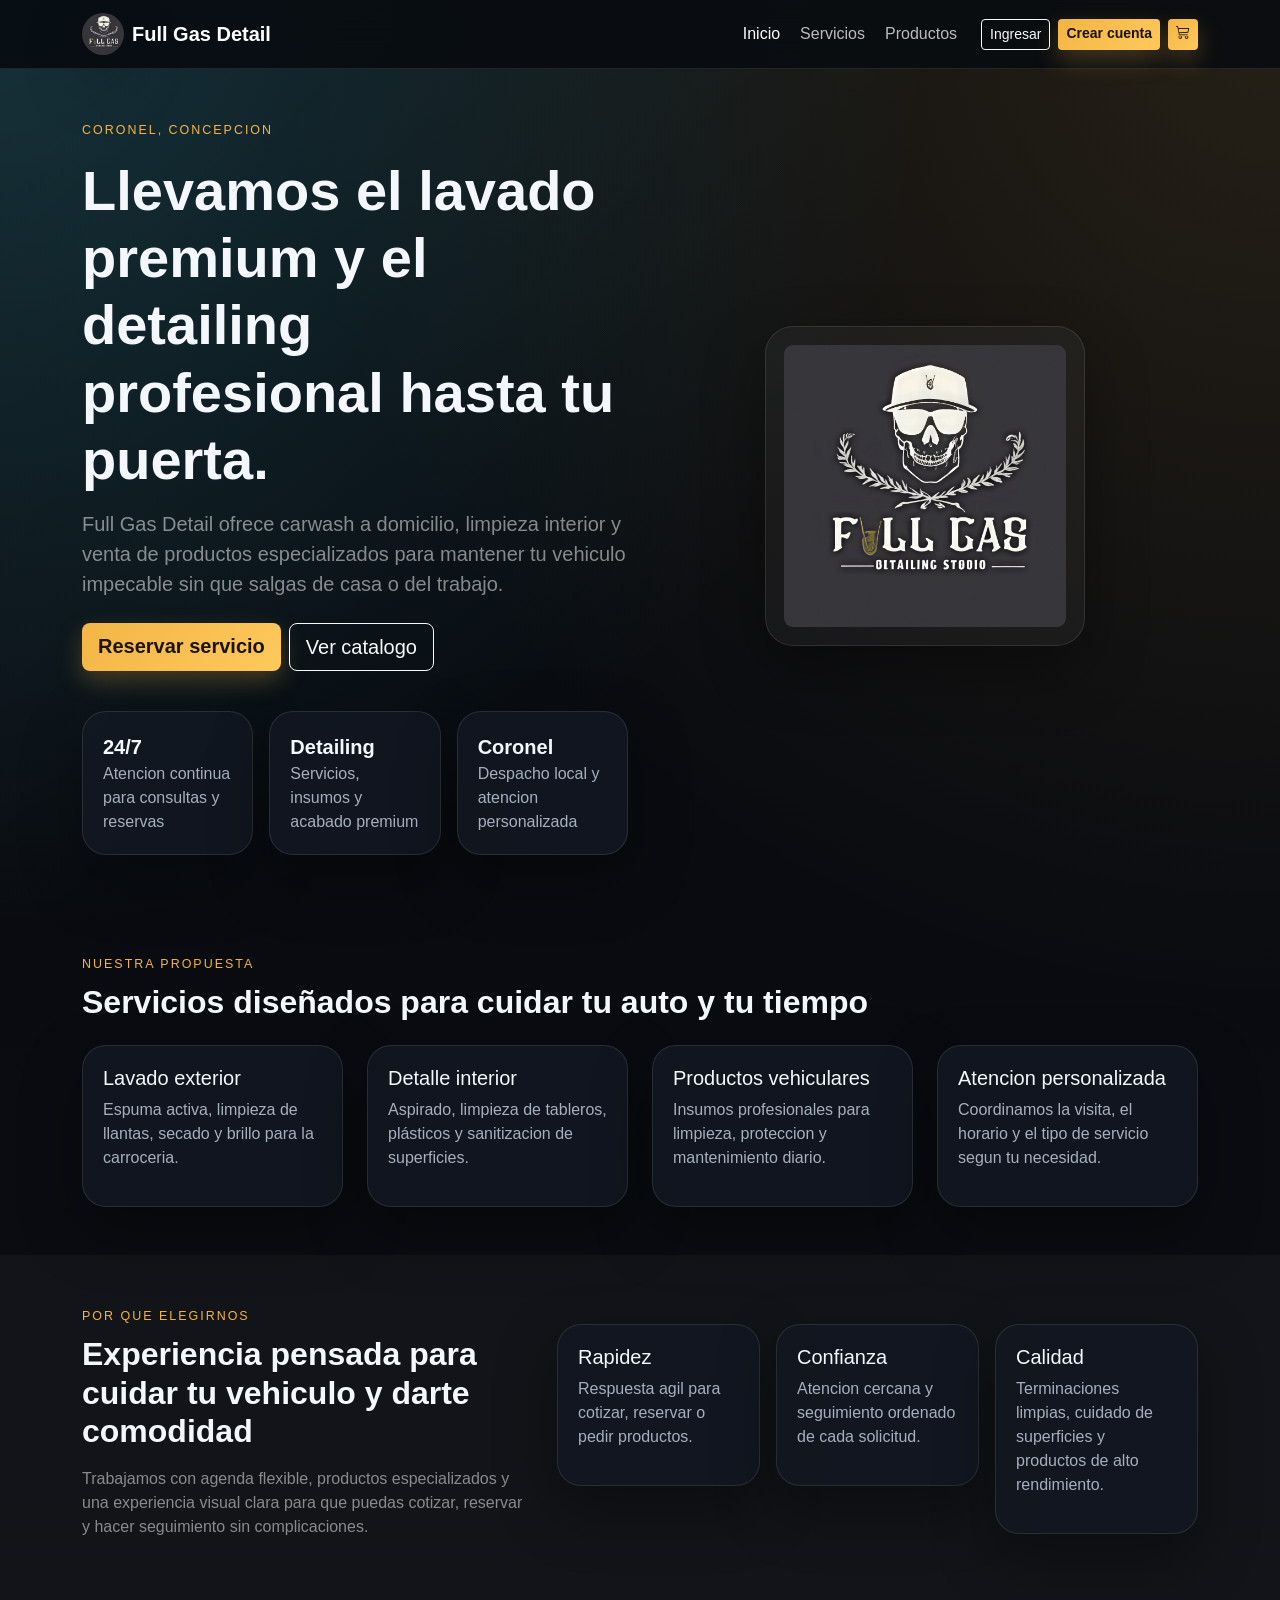
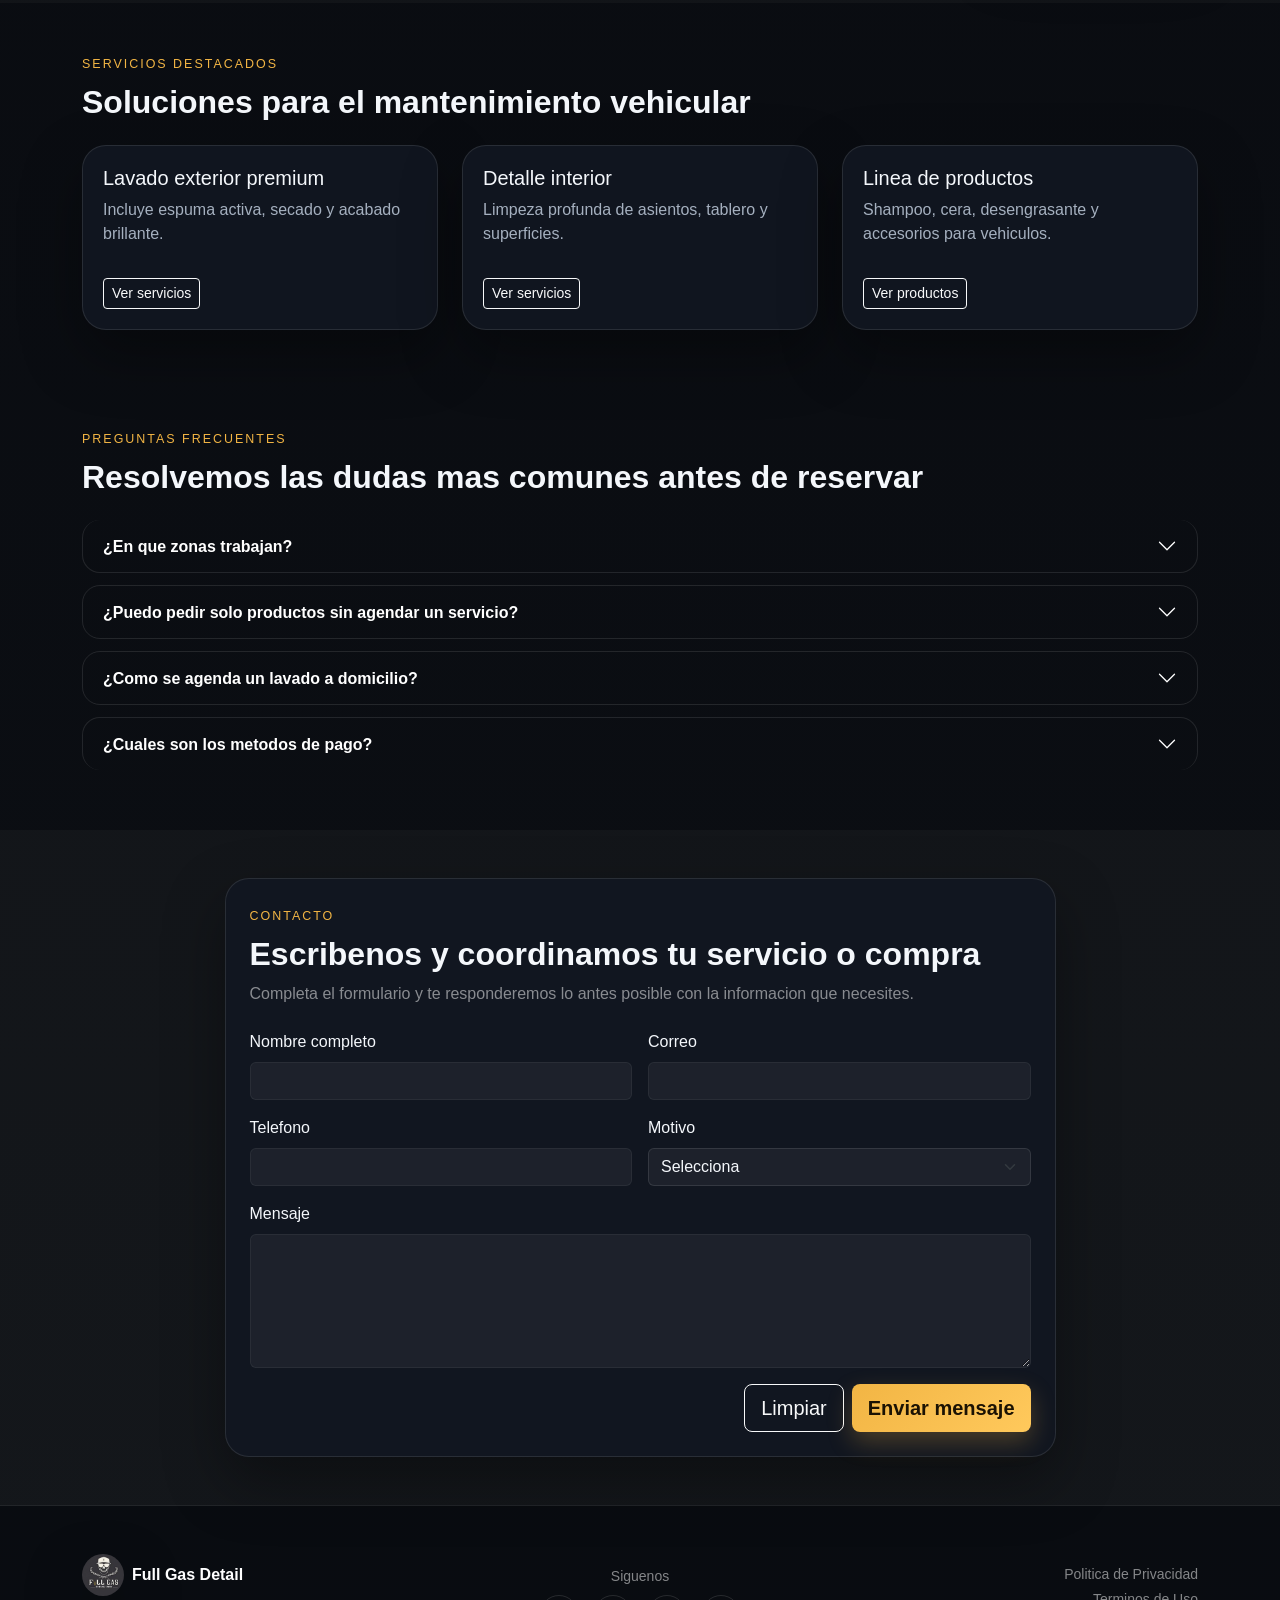
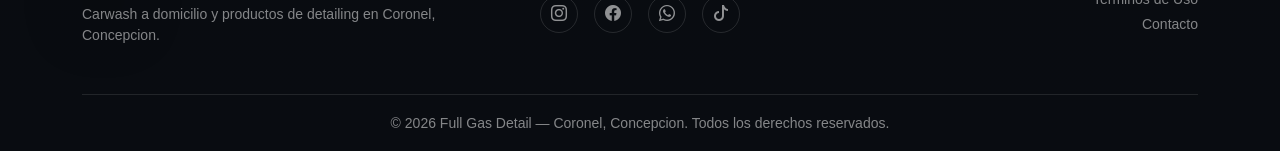
<file: index.html>
<!doctype html>
<html lang="es">
<head>
  <meta charset="utf-8">
  <meta name="viewport" content="width=device-width, initial-scale=1">
  <title>Full Gas Detail | Carwash a domicilio</title>
  <link href="https://cdn.jsdelivr.net/npm/bootstrap@5.3.3/dist/css/bootstrap.min.css" rel="stylesheet">
  <link rel="stylesheet" href="https://cdn.jsdelivr.net/npm/bootstrap-icons@1.11.3/font/bootstrap-icons.min.css">
  <link rel="stylesheet" href="css/styles.css">
  <script defer src="https://cdn.jsdelivr.net/npm/bootstrap@5.3.3/dist/js/bootstrap.bundle.min.js"></script>
  <script defer src="js/app.js"></script>
</head>
<body data-page="home">
  <nav class="navbar navbar-expand-lg navbar-dark bg-shell sticky-top border-bottom border-white border-opacity-10">
    <div class="container">
      <a class="navbar-brand d-flex align-items-center gap-2 fw-semibold" href="index.html">
        <img src="assets/logo.jpg" alt="Full Gas Detail" class="brand-logo brand-logo-sm">
        <span>Full Gas Detail</span>
      </a>
      <button class="navbar-toggler" type="button" data-bs-toggle="collapse" data-bs-target="#mainNav">
        <span class="navbar-toggler-icon"></span>
      </button>
      <div class="collapse navbar-collapse" id="mainNav">
        <ul class="navbar-nav ms-auto gap-lg-1">
          <li class="nav-item"><a class="nav-link active" href="index.html">Inicio</a></li>
          <li class="nav-item"><a class="nav-link" href="services.html">Servicios</a></li>
          <li class="nav-item"><a class="nav-link" href="products.html">Productos</a></li>
          <li class="nav-item d-none" data-admin-only><a class="nav-link" href="admin.html">Admin</a></li>
        </ul>
        <div class="d-flex gap-2 ms-lg-3 mt-3 mt-lg-0" data-nav-actions>
          <a class="btn btn-outline-light btn-sm" href="login.html">Ingresar</a>
          <a class="btn btn-brand btn-sm" href="register.html">Crear cuenta</a>
          <a class="btn btn-brand btn-sm nav-icon-btn" href="cart.html" aria-label="Ver carrito"><i class="bi bi-cart3"></i></a>
        </div>
      </div>
    </div>
  </nav>

  <main>
    <section class="hero-section py-5 py-lg-6">
      <div class="container">
        <div class="row align-items-center g-4">
          <div class="col-12 col-lg-6">
            <span class="eyebrow">Coronel, Concepcion</span>
            <h1 class="display-4 fw-bold mt-3">Llevamos el lavado premium y el detailing profesional hasta tu puerta.</h1>
            <p class="lead text-white-50 mt-3">Full Gas Detail ofrece carwash a domicilio, limpieza interior y venta de productos especializados para mantener tu vehiculo impecable sin que salgas de casa o del trabajo.</p>
            <div class="d-flex flex-wrap gap-2 mt-4">
              <a class="btn btn-brand btn-lg" href="services.html">Reservar servicio</a>
              <a class="btn btn-outline-light btn-lg" href="products.html">Ver catalogo</a>
            </div>
            <div class="row g-3 mt-4">
              <div class="col-6 col-md-4">
                <div class="stat-card">
                  <strong>24/7</strong>
                  <span>Atencion continua para consultas y reservas</span>
                </div>
              </div>
              <div class="col-6 col-md-4">
                <div class="stat-card">
                  <strong>Detailing</strong>
                  <span>Servicios, insumos y acabado premium</span>
                </div>
              </div>
              <div class="col-12 col-md-4">
                <div class="stat-card">
                  <strong>Coronel</strong>
                  <span>Despacho local y atencion personalizada</span>
                </div>
              </div>
            </div>
          </div>
          <div class="col-12 col-lg-6 text-center">
            <div class="hero-card mx-auto position-relative">
              <img src="assets/logo.jpg" alt="Logo Full Gas Detail" class="hero-logo floating-logo">
            </div>
          </div>
        </div>
      </div>
    </section>

    <section class="py-5">
      <div class="container">
        <div class="section-heading mb-4">
          <span class="eyebrow">Nuestra propuesta</span>
          <h2 class="fw-bold mt-2">Servicios diseñados para cuidar tu auto y tu tiempo</h2>
        </div>
        <div class="row g-4">
          <div class="col-12 col-md-6 col-xl-3"><div class="feature-card h-100"><h3 class="h5">Lavado exterior</h3><p>Espuma activa, limpieza de llantas, secado y brillo para la carroceria.</p></div></div>
          <div class="col-12 col-md-6 col-xl-3"><div class="feature-card h-100"><h3 class="h5">Detalle interior</h3><p>Aspirado, limpieza de tableros, plásticos y sanitizacion de superficies.</p></div></div>
          <div class="col-12 col-md-6 col-xl-3"><div class="feature-card h-100"><h3 class="h5">Productos vehiculares</h3><p>Insumos profesionales para limpieza, proteccion y mantenimiento diario.</p></div></div>
          <div class="col-12 col-md-6 col-xl-3"><div class="feature-card h-100"><h3 class="h5">Atencion personalizada</h3><p>Coordinamos la visita, el horario y el tipo de servicio segun tu necesidad.</p></div></div>
        </div>
      </div>
    </section>

    <section class="py-5 bg-shell-soft">
      <div class="container">
        <div class="row align-items-center g-4">
          <div class="col-12 col-lg-5">
            <span class="eyebrow">Por que elegirnos</span>
            <h2 class="fw-bold mt-2">Experiencia pensada para cuidar tu vehiculo y darte comodidad</h2>
            <p class="text-white-50 mt-3">Trabajamos con agenda flexible, productos especializados y una experiencia visual clara para que puedas cotizar, reservar y hacer seguimiento sin complicaciones.</p>
          </div>
          <div class="col-12 col-lg-7">
            <div class="row g-3">
              <div class="col-12 col-md-4"><div class="role-card"><h3 class="h5">Rapidez</h3><p>Respuesta agil para cotizar, reservar o pedir productos.</p></div></div>
              <div class="col-12 col-md-4"><div class="role-card"><h3 class="h5">Confianza</h3><p>Atencion cercana y seguimiento ordenado de cada solicitud.</p></div></div>
              <div class="col-12 col-md-4"><div class="role-card"><h3 class="h5">Calidad</h3><p>Terminaciones limpias, cuidado de superficies y productos de alto rendimiento.</p></div></div>
            </div>
          </div>
        </div>
      </div>
    </section>

    <section class="py-5">
      <div class="container">
        <div class="section-heading mb-4">
          <span class="eyebrow">Servicios destacados</span>
          <h2 class="fw-bold mt-2">Soluciones para el mantenimiento vehicular</h2>
        </div>
        <div class="row g-4">
          <div class="col-12 col-md-6 col-xl-4"><div class="service-card h-100"><h3 class="h5">Lavado exterior premium</h3><p>Incluye espuma activa, secado y acabado brillante.</p><a class="btn btn-outline-light btn-sm mt-3" href="services.html">Ver servicios</a></div></div>
          <div class="col-12 col-md-6 col-xl-4"><div class="service-card h-100"><h3 class="h5">Detalle interior</h3><p>Limpeza profunda de asientos, tablero y superficies.</p><a class="btn btn-outline-light btn-sm mt-3" href="services.html">Ver servicios</a></div></div>
          <div class="col-12 col-md-6 col-xl-4"><div class="service-card h-100"><h3 class="h5">Linea de productos</h3><p>Shampoo, cera, desengrasante y accesorios para vehiculos.</p><a class="btn btn-outline-light btn-sm mt-3" href="products.html">Ver productos</a></div></div>
        </div>
      </div>
    </section>

    <section class="py-5">
      <div class="container">
        <div class="section-heading mb-4">
          <span class="eyebrow">Preguntas frecuentes</span>
          <h2 class="fw-bold mt-2">Resolvemos las dudas mas comunes antes de reservar</h2>
        </div>
        <div class="accordion accordion-flush faq-accordion" id="faqAccordion">
          <div class="accordion-item bg-transparent text-white border-white border-opacity-10">
            <h3 class="accordion-header" id="faqOneHeading">
              <button class="accordion-button collapsed bg-transparent text-white" type="button" data-bs-toggle="collapse" data-bs-target="#faqOne" aria-expanded="false" aria-controls="faqOne">
                ¿En que zonas trabajan?
              </button>
            </h3>
            <div id="faqOne" class="accordion-collapse collapse" aria-labelledby="faqOneHeading" data-bs-parent="#faqAccordion">
              <div class="accordion-body text-white-50">Atendemos principalmente en Coronel y Concepcion, con coordinacion previa para otros sectores cercanos segun disponibilidad.</div>
            </div>
          </div>
          <div class="accordion-item bg-transparent text-white border-white border-opacity-10">
            <h3 class="accordion-header" id="faqTwoHeading">
              <button class="accordion-button collapsed bg-transparent text-white" type="button" data-bs-toggle="collapse" data-bs-target="#faqTwo" aria-expanded="false" aria-controls="faqTwo">
                ¿Puedo pedir solo productos sin agendar un servicio?
              </button>
            </h3>
            <div id="faqTwo" class="accordion-collapse collapse" aria-labelledby="faqTwoHeading" data-bs-parent="#faqAccordion">
              <div class="accordion-body text-white-50">Si. El catalogo de productos permite comprar insumos de limpieza, proteccion y accesorios para mantenimiento vehicular.</div>
            </div>
          </div>
          <div class="accordion-item bg-transparent text-white border-white border-opacity-10">
            <h3 class="accordion-header" id="faqThreeHeading">
              <button class="accordion-button collapsed bg-transparent text-white" type="button" data-bs-toggle="collapse" data-bs-target="#faqThree" aria-expanded="false" aria-controls="faqThree">
                ¿Como se agenda un lavado a domicilio?
              </button>
            </h3>
            <div id="faqThree" class="accordion-collapse collapse" aria-labelledby="faqThreeHeading" data-bs-parent="#faqAccordion">
              <div class="accordion-body text-white-50">Desde la seccion de servicios puedes elegir el tipo de atencion, completar tus datos y dejar la direccion para coordinar la visita.</div>
            </div>
          </div>
          <div class="accordion-item bg-transparent text-white border-white border-opacity-10">
            <h3 class="accordion-header" id="faqFourHeading">
              <button class="accordion-button collapsed bg-transparent text-white" type="button" data-bs-toggle="collapse" data-bs-target="#faqFour" aria-expanded="false" aria-controls="faqFour">
                ¿Cuales son los metodos de pago?
              </button>
            </h3>
            <div id="faqFour" class="accordion-collapse collapse" aria-labelledby="faqFourHeading" data-bs-parent="#faqAccordion">
              <div class="accordion-body text-white-50">Aceptamos pagos mediante transferencia bancaria, tarjetas de crédito y débito, y plataformas de pago en línea.</div>
            </div>
          </div>
        </div>
      </div>
    </section>

    <section class="py-5 bg-shell-soft">
      <div class="container">
        <div class="row justify-content-center">
          <div class="col-12 col-lg-10 col-xl-9">
            <div class="panel-card">
              <div class="section-heading mb-4">
                <span class="eyebrow">Contacto</span>
                <h2 class="fw-bold mt-2">Escribenos y coordinamos tu servicio o compra</h2>
                <p class="text-white-50 mb-0">Completa el formulario y te responderemos lo antes posible con la informacion que necesites.</p>
              </div>
              <form class="needs-validation" novalidate data-contact-form>
                <div class="row g-3">
                  <div class="col-12 col-md-6"><label class="form-label" for="contactName">Nombre completo</label><input class="form-control" id="contactName" name="name" required minlength="4"><div class="invalid-feedback">Ingresa tu nombre completo.</div></div>
                  <div class="col-12 col-md-6"><label class="form-label" for="contactEmail">Correo</label><input class="form-control" id="contactEmail" name="email" type="email" required><div class="invalid-feedback">Ingresa un correo valido.</div></div>
                  <div class="col-12 col-md-6"><label class="form-label" for="contactPhone">Telefono</label><input class="form-control" id="contactPhone" name="phone" type="tel" pattern="[0-9]{9}" required><div class="invalid-feedback">Ingresa 9 digitos.</div></div>
                  <div class="col-12 col-md-6"><label class="form-label" for="contactTopic">Motivo</label><select class="form-select" id="contactTopic" name="topic" required><option value="">Selecciona</option><option>Reserva de servicio</option><option>Compra de productos</option><option>Consulta general</option><option>Soporte tecnico</option></select><div class="invalid-feedback">Selecciona un motivo.</div></div>
                  <div class="col-12"><label class="form-label" for="contactMessage">Mensaje</label><textarea class="form-control" id="contactMessage" name="message" rows="5" minlength="10" required></textarea><div class="invalid-feedback">Escribe un mensaje mas detallado.</div></div>
                  <div class="col-12 d-grid d-md-flex justify-content-md-end gap-2"><button class="btn btn-outline-light btn-lg" type="reset">Limpiar</button><button class="btn btn-brand btn-lg" type="submit">Enviar mensaje</button></div>
                </div>
              </form>
            </div>
          </div>
        </div>
      </div>
    </section>
  </main>

  <footer class="site-footer border-top border-white border-opacity-10">
    <div class="container">
      <div class="row align-items-center g-4 py-5">
        <div class="col-12 col-md-4">
          <a class="d-flex align-items-center gap-2 fw-semibold text-white text-decoration-none mb-2" href="index.html">
            <img src="assets/logo.jpg" alt="Full Gas Detail" class="brand-logo brand-logo-sm">
            <span>Full Gas Detail</span>
          </a>
          <p class="text-white-50 small mb-0">Carwash a domicilio y productos de detailing en Coronel, Concepcion.</p>
        </div>
        <div class="col-12 col-md-4 text-md-center">
          <p class="text-white-50 small mb-2">Siguenos</p>
          <div class="d-flex gap-3 justify-content-md-center">
            <a href="#" class="footer-social" aria-label="Instagram"><i class="bi bi-instagram"></i></a>
            <a href="#" class="footer-social" aria-label="Facebook"><i class="bi bi-facebook"></i></a>
            <a href="#" class="footer-social" aria-label="WhatsApp"><i class="bi bi-whatsapp"></i></a>
            <a href="#" class="footer-social" aria-label="TikTok"><i class="bi bi-tiktok"></i></a>
          </div>
        </div>
        <div class="col-12 col-md-4 text-md-end">
          <div class="d-flex flex-column gap-1 align-items-md-end">
            <a href="#" class="text-white-50 small footer-link">Politica de Privacidad</a>
            <a href="#" class="text-white-50 small footer-link">Terminos de Uso</a>
            <a href="#" class="text-white-50 small footer-link">Contacto</a>
          </div>
        </div>
      </div>
      <div class="border-top border-white border-opacity-10 py-3 text-center">
        <span class="text-white-50 small">&copy; 2026 Full Gas Detail &mdash; Coronel, Concepcion. Todos los derechos reservados.</span>
      </div>
    </div>
  </footer>
</body>
</html>
</file>
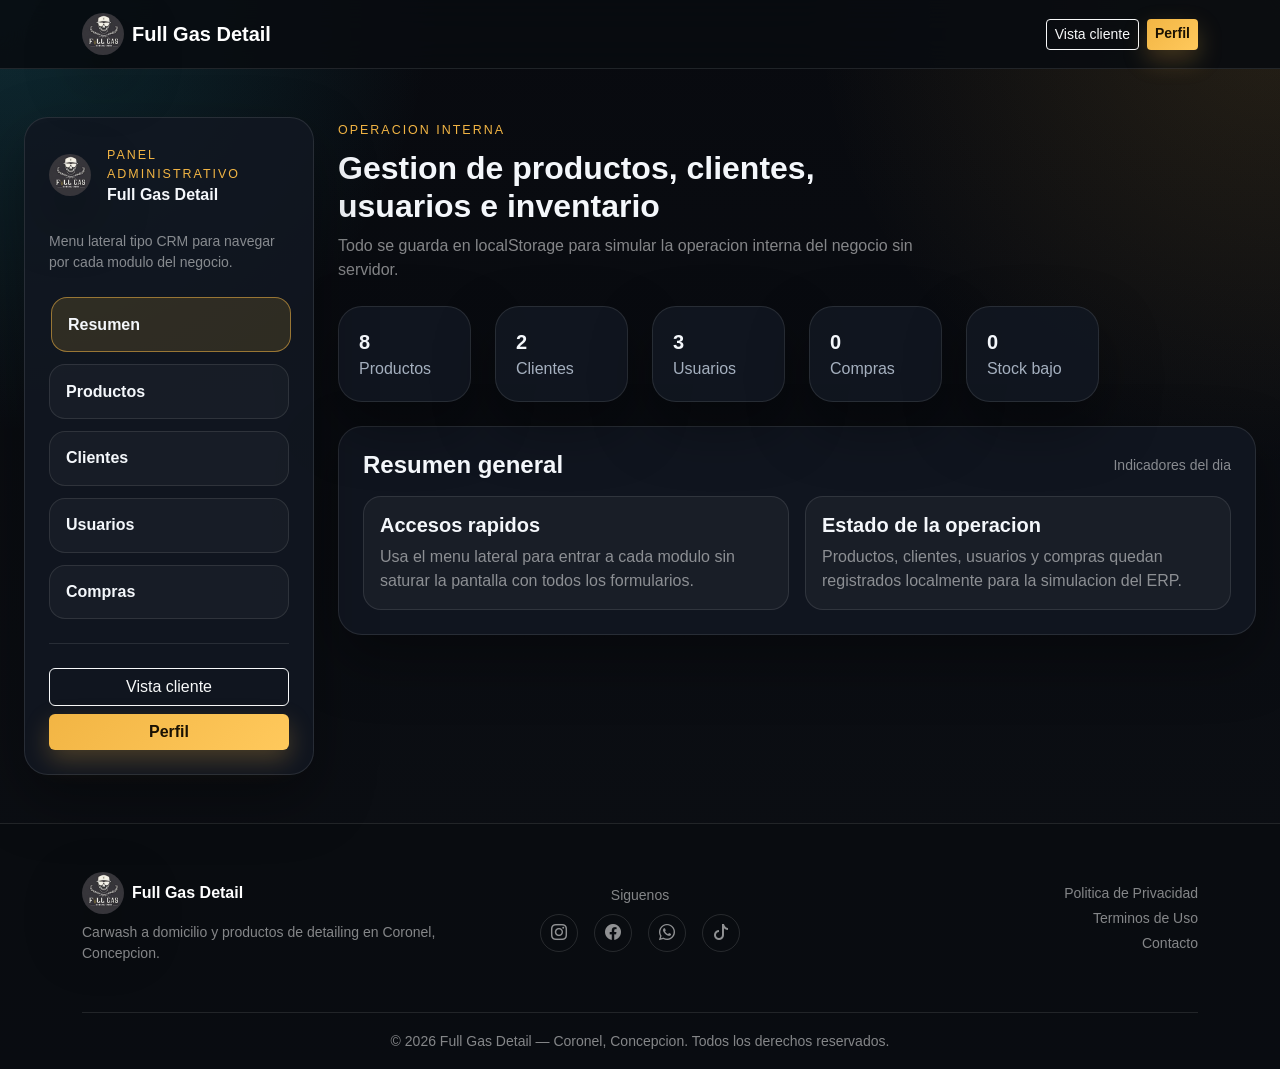
<file: admin.html>
﻿<!doctype html>
<html lang="es">
<head>
  <meta charset="utf-8">
  <meta name="viewport" content="width=device-width, initial-scale=1">
  <title>Dashboard | Full Gas Detail</title>
  <link href="https://cdn.jsdelivr.net/npm/bootstrap@5.3.3/dist/css/bootstrap.min.css" rel="stylesheet">
  <link rel="stylesheet" href="https://cdn.jsdelivr.net/npm/bootstrap-icons@1.11.3/font/bootstrap-icons.min.css">
  <link rel="stylesheet" href="css/styles.css">
  <script defer src="https://cdn.jsdelivr.net/npm/bootstrap@5.3.3/dist/js/bootstrap.bundle.min.js"></script>
  <script defer src="js/formularios.js"></script>
  <script defer src="js/store.js"></script>
  <script defer src="js/dashboard.js"></script>
</head>
<body data-page="dashboard">
  <nav class="navbar navbar-expand-lg navbar-dark bg-shell sticky-top border-bottom border-white border-opacity-10">
    <div class="container">
      <a class="navbar-brand d-flex align-items-center gap-2 fw-semibold" href="index.html"><img src="assets/logo.jpg" alt="Full Gas Detail" class="brand-logo brand-logo-sm"><span>Full Gas Detail</span></a>
      <div class="ms-auto d-flex gap-2">
        <a class="btn btn-outline-light btn-sm" href="mis-compras.html">Vista cliente</a>
        <a class="btn btn-brand btn-sm" href="profile.html">Perfil</a>
      </div>
    </div>
  </nav>
  <main class="py-4 py-lg-5">
    <div class="container-fluid dashboard-shell px-3 px-lg-4">
      <div class="dashboard-layout">
        <aside class="dashboard-sidebar panel-card">
          <div class="d-flex align-items-center gap-3 mb-4">
            <img src="assets/logo.jpg" alt="Full Gas Detail" class="brand-logo brand-logo-sm">
            <div>
              <div class="eyebrow">Panel administrativo</div>
              <strong>Full Gas Detail</strong>
            </div>
          </div>
          <p class="text-white-50 small mb-4">Menu lateral tipo CRM para navegar por cada modulo del negocio.</p>
          <nav class="dashboard-nav" aria-label="Navegacion del dashboard">
            <button class="dashboard-nav-item active" type="button" data-dashboard-nav="overview">Resumen</button>
            <button class="dashboard-nav-item" type="button" data-dashboard-nav="products">Productos</button>
            <button class="dashboard-nav-item" type="button" data-dashboard-nav="customers">Clientes</button>
            <button class="dashboard-nav-item" type="button" data-dashboard-nav="users">Usuarios</button>
            <button class="dashboard-nav-item" type="button" data-dashboard-nav="orders">Compras</button>
          </nav>
          <div class="dashboard-sidebar-footer mt-4 pt-4 border-top border-white border-opacity-10">
            <a class="btn btn-outline-light w-100 mb-2" href="mis-compras.html">Vista cliente</a>
            <a class="btn btn-brand w-100" href="profile.html">Perfil</a>
          </div>
        </aside>

        <section class="dashboard-content">
          <div class="row align-items-end g-3 mb-4">
            <div class="col-12 col-xl-8">
              <span class="eyebrow">Operacion interna</span>
              <h1 class="h2 fw-bold mt-2">Gestion de productos, clientes, usuarios e inventario</h1>
              <p class="text-white-50 mb-0">Todo se guarda en localStorage para simular la operacion interna del negocio sin servidor.</p>
            </div>
          </div>

          <div class="row g-4 mb-4" id="dashboardStats"></div>

          <div class="dashboard-pane active" data-dashboard-pane="overview">
            <section class="panel-card">
              <div class="d-flex justify-content-between align-items-center flex-wrap gap-2 mb-3">
                <h2 class="h4 fw-bold mb-0">Resumen general</h2>
                <span class="text-white-50 small">Indicadores del dia</span>
              </div>
              <div class="row g-3">
                <div class="col-12 col-lg-6">
                  <div class="summary-box h-100">
                    <h3 class="h5 fw-semibold">Accesos rapidos</h3>
                    <p class="mb-0 text-white-50">Usa el menu lateral para entrar a cada modulo sin saturar la pantalla con todos los formularios.</p>
                  </div>
                </div>
                <div class="col-12 col-lg-6">
                  <div class="summary-box h-100">
                    <h3 class="h5 fw-semibold">Estado de la operacion</h3>
                    <p class="mb-0 text-white-50">Productos, clientes, usuarios y compras quedan registrados localmente para la simulacion del ERP.</p>
                  </div>
                </div>
              </div>
            </section>
          </div>

          <div class="dashboard-pane" data-dashboard-pane="products">
            <section class="panel-card">
              <div class="d-flex justify-content-between align-items-center flex-wrap gap-2 mb-3">
                <h2 class="h4 fw-bold mb-0">Mantenedor de productos</h2>
                <span class="text-white-50 small">Alta, edicion, baja e inventario</span>
              </div>
              <form id="productForm" class="needs-validation" novalidate>
                <input type="hidden" name="productId">
                <div class="row g-3">
                  <div class="col-12 col-md-4"><label class="form-label" for="productName">Nombre</label><input class="form-control" id="productName" name="productName" required><div class="invalid-feedback">Ingresa el nombre.</div></div>
                  <div class="col-12 col-md-2"><label class="form-label" for="productCategory">Categoria</label><select class="form-select" id="productCategory" name="productCategory" required><option value="">Selecciona</option><option value="limpieza">Limpieza</option><option value="proteccion">Proteccion</option><option value="accesorios">Accesorios</option></select><div class="invalid-feedback">Selecciona una categoria.</div></div>
                  <div class="col-12 col-md-2"><label class="form-label" for="productPrice">Precio</label><input class="form-control" id="productPrice" name="productPrice" type="number" min="0" required><div class="invalid-feedback">Ingresa el precio.</div></div>
                  <div class="col-12 col-md-2"><label class="form-label" for="productStock">Stock</label><input class="form-control" id="productStock" name="productStock" type="number" min="0" required><div class="invalid-feedback">Ingresa el stock.</div></div>
                  <div class="col-12 col-md-2 d-flex align-items-end"><div class="form-check mt-4"><input class="form-check-input" type="checkbox" id="productActive" name="productActive" checked><label class="form-check-label" for="productActive">Activo</label></div></div>
                  <div class="col-12"><label class="form-label" for="productDescription">Descripcion</label><textarea class="form-control" id="productDescription" name="productDescription" rows="2" required></textarea><div class="invalid-feedback">Ingresa una descripcion.</div></div>
                  <div class="col-12 d-flex justify-content-end gap-2"><button class="btn btn-outline-light" type="reset">Limpiar</button><button class="btn btn-brand" type="submit">Guardar producto</button></div>
                </div>
              </form>
              <div class="table-responsive mt-4">
                <table class="table table-dark table-borderless align-middle">
                  <thead><tr><th>Producto</th><th>Precio</th><th>Stock</th><th>Estado</th><th></th></tr></thead>
                  <tbody id="productsTableBody"></tbody>
                </table>
              </div>
            </section>
          </div>

          <div class="dashboard-pane" data-dashboard-pane="customers">
            <section class="panel-card">
              <div class="d-flex justify-content-between align-items-center flex-wrap gap-2 mb-3">
                <h2 class="h4 fw-bold mb-0">Mantenedor de clientes</h2>
                <span class="text-white-50 small">Datos de contacto y vehiculo</span>
              </div>
              <form id="customerForm" class="needs-validation" novalidate>
                <input type="hidden" name="customerId">
                <div class="row g-3">
                  <div class="col-12 col-md-4"><label class="form-label" for="customerName">Nombre</label><input class="form-control" id="customerName" name="customerName" required><div class="invalid-feedback">Ingresa el nombre.</div></div>
                  <div class="col-12 col-md-4"><label class="form-label" for="customerEmail">Correo</label><input class="form-control" id="customerEmail" name="customerEmail" type="email" required><div class="invalid-feedback">Ingresa un correo valido.</div></div>
                  <div class="col-12 col-md-4"><label class="form-label" for="customerPhone">Telefono</label><input class="form-control" id="customerPhone" name="customerPhone" type="tel" required><div class="invalid-feedback">Ingresa el telefono.</div></div>
                  <div class="col-12 col-md-4"><label class="form-label" for="customerAddress">Direccion</label><input class="form-control" id="customerAddress" name="customerAddress" required><div class="invalid-feedback">Ingresa la direccion.</div></div>
                  <div class="col-12 col-md-4"><label class="form-label" for="customerVehicle">Vehiculo</label><input class="form-control" id="customerVehicle" name="customerVehicle" placeholder="SUV, Sedan, etc." required><div class="invalid-feedback">Ingresa el tipo de vehiculo.</div></div>
                  <div class="col-12 col-md-4"><label class="form-label" for="customerStatus">Estado</label><select class="form-select" id="customerStatus" name="customerStatus" required><option>Activo</option><option>Inactivo</option></select></div>
                  <div class="col-12"><label class="form-label" for="customerNotes">Notas</label><textarea class="form-control" id="customerNotes" name="customerNotes" rows="2"></textarea></div>
                  <div class="col-12 d-flex justify-content-end gap-2"><button class="btn btn-outline-light" type="reset">Limpiar</button><button class="btn btn-brand" type="submit">Guardar cliente</button></div>
                </div>
              </form>
              <div class="table-responsive mt-4">
                <table class="table table-dark table-borderless align-middle">
                  <thead><tr><th>Cliente</th><th>Telefono</th><th>Direccion</th><th>Pedidos</th><th>Estado</th><th></th></tr></thead>
                  <tbody id="customersTableBody"></tbody>
                </table>
              </div>
            </section>
          </div>

          <div class="dashboard-pane" data-dashboard-pane="users">
            <section class="panel-card">
              <div class="d-flex justify-content-between align-items-center flex-wrap gap-2 mb-3">
                <h2 class="h4 fw-bold mb-0">Mantenedor de usuarios</h2>
                <span class="text-white-50 small">Roles, acceso y estado</span>
              </div>
              <form id="userForm" class="needs-validation" novalidate>
                <div class="row g-3">
                  <div class="col-12 col-md-3"><label class="form-label" for="userName">Nombre</label><input class="form-control" id="userName" name="userName" required><div class="invalid-feedback">Ingresa el nombre.</div></div>
                  <div class="col-12 col-md-3"><label class="form-label" for="userEmail">Correo</label><input class="form-control" id="userEmail" name="userEmail" type="email" required><div class="invalid-feedback">Ingresa un correo valido.</div></div>
                  <div class="col-12 col-md-2"><label class="form-label" for="userRole">Rol</label><select class="form-select" id="userRole" name="userRole" required><option>Cliente</option><option>Tecnico</option><option>Administrador</option></select></div>
                  <div class="col-12 col-md-2"><label class="form-label" for="userPhone">Telefono</label><input class="form-control" id="userPhone" name="userPhone"></div>
                  <div class="col-12 col-md-2"><label class="form-label" for="userStatus">Estado</label><select class="form-select" id="userStatus" name="userStatus" required><option>Activo</option><option>Bloqueado</option></select></div>
                  <div class="col-12 col-md-4"><label class="form-label" for="userAddress">Direccion</label><input class="form-control" id="userAddress" name="userAddress"></div>
                  <div class="col-12 col-md-4"><label class="form-label" for="userPassword">Contrasena</label><input class="form-control" id="userPassword" name="userPassword" type="text" placeholder="Dejar en blanco para mantener"></div>
                  <div class="col-12 d-flex justify-content-end gap-2"><button class="btn btn-outline-light" type="reset">Limpiar</button><button class="btn btn-brand" type="submit">Guardar usuario</button></div>
                </div>
              </form>
              <div class="table-responsive mt-4">
                <table class="table table-dark table-borderless align-middle">
                  <thead><tr><th>Usuario</th><th>Rol</th><th>Telefono</th><th>Direccion</th><th></th></tr></thead>
                  <tbody id="usersTableBody"></tbody>
                </table>
              </div>
            </section>
          </div>

          <div class="dashboard-pane" data-dashboard-pane="orders">
            <section class="panel-card">
              <div class="d-flex justify-content-between align-items-center flex-wrap gap-2 mb-3">
                <h2 class="h4 fw-bold mb-0">Monitoreo de compras</h2>
                <span class="text-white-50 small">Pedidos registrados por checkout</span>
              </div>
              <div class="table-responsive">
                <table class="table table-dark table-borderless align-middle">
                  <thead><tr><th>Cliente</th><th>Tipo</th><th>Items</th><th>Total</th><th>Estado</th><th>Fecha</th></tr></thead>
                  <tbody id="ordersTableBody"></tbody>
                </table>
              </div>
            </section>
          </div>
        </section>
      </div>
    </div>
  </main>
  <footer class="site-footer border-top border-white border-opacity-10">
    <div class="container">
      <div class="row align-items-center g-4 py-5">
        <div class="col-12 col-md-4">
          <a class="d-flex align-items-center gap-2 fw-semibold text-white text-decoration-none mb-2" href="index.html">
            <img src="assets/logo.jpg" alt="Full Gas Detail" class="brand-logo brand-logo-sm">
            <span>Full Gas Detail</span>
          </a>
          <p class="text-white-50 small mb-0">Carwash a domicilio y productos de detailing en Coronel, Concepcion.</p>
        </div>
        <div class="col-12 col-md-4 text-md-center">
          <p class="text-white-50 small mb-2">Siguenos</p>
          <div class="d-flex gap-3 justify-content-md-center">
            <a href="#" class="footer-social" aria-label="Instagram"><i class="bi bi-instagram"></i></a>
            <a href="#" class="footer-social" aria-label="Facebook"><i class="bi bi-facebook"></i></a>
            <a href="#" class="footer-social" aria-label="WhatsApp"><i class="bi bi-whatsapp"></i></a>
            <a href="#" class="footer-social" aria-label="TikTok"><i class="bi bi-tiktok"></i></a>
          </div>
        </div>
        <div class="col-12 col-md-4 text-md-end">
          <div class="d-flex flex-column gap-1 align-items-md-end">
            <a href="#" class="text-white-50 small footer-link">Politica de Privacidad</a>
            <a href="#" class="text-white-50 small footer-link">Terminos de Uso</a>
            <a href="#" class="text-white-50 small footer-link">Contacto</a>
          </div>
        </div>
      </div>
      <div class="border-top border-white border-opacity-10 py-3 text-center">
        <span class="text-white-50 small">&copy; 2026 Full Gas Detail &mdash; Coronel, Concepcion. Todos los derechos reservados.</span>
      </div>
    </div>
  </footer>
</body>
</html>
</file>
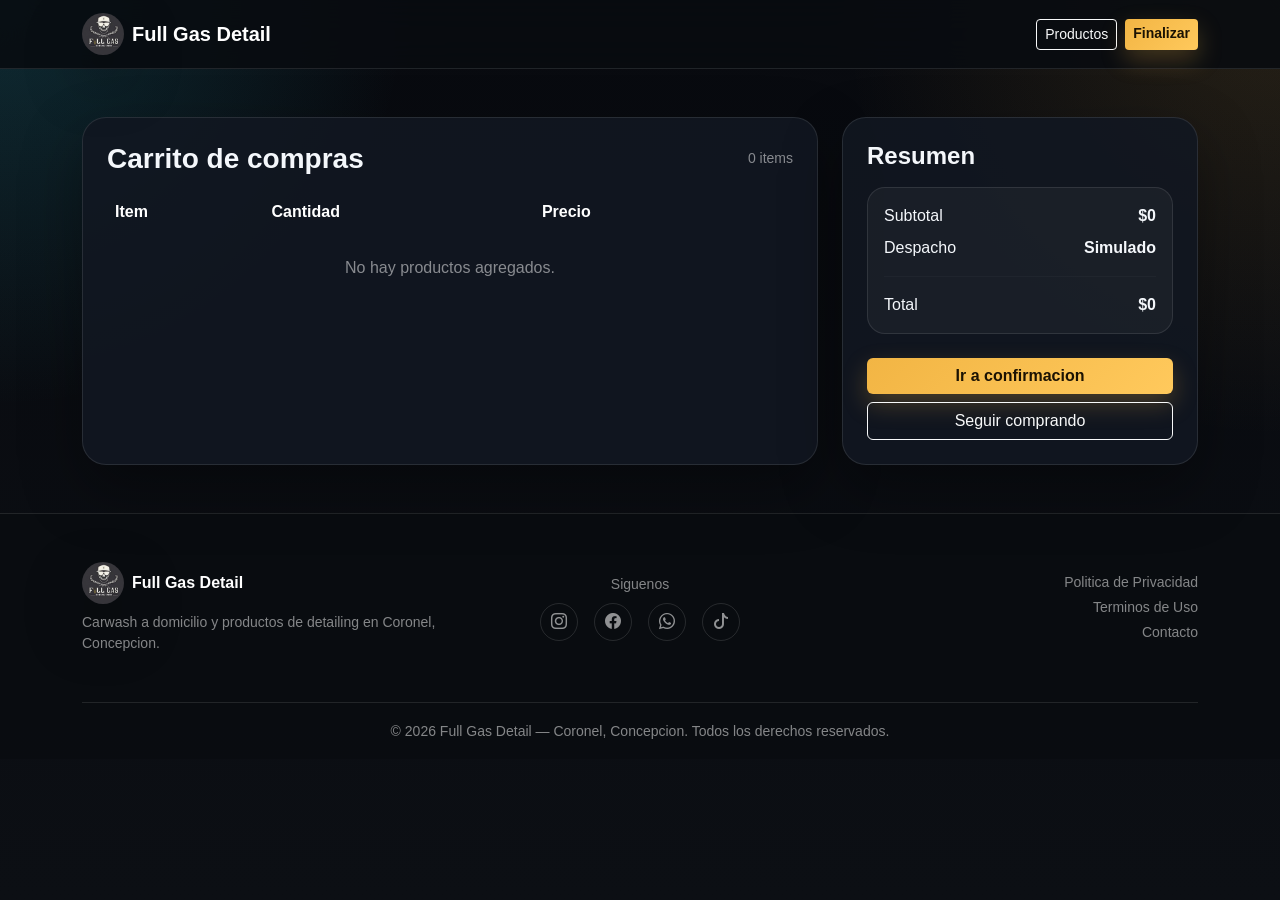
<file: cart.html>
﻿<!doctype html>
<html lang="es">
<head>
  <meta charset="utf-8">
  <meta name="viewport" content="width=device-width, initial-scale=1">
  <title>Carrito | Full Gas Detail</title>
  <link href="https://cdn.jsdelivr.net/npm/bootstrap@5.3.3/dist/css/bootstrap.min.css" rel="stylesheet">
  <link rel="stylesheet" href="https://cdn.jsdelivr.net/npm/bootstrap-icons@1.11.3/font/bootstrap-icons.min.css">
  <link rel="stylesheet" href="css/styles.css">
  <script defer src="https://cdn.jsdelivr.net/npm/bootstrap@5.3.3/dist/js/bootstrap.bundle.min.js"></script>
  <script defer src="js/store.js"></script>
  <script defer src="js/app.js"></script>
</head>
<body data-page="cart">
  <nav class="navbar navbar-expand-lg navbar-dark bg-shell sticky-top border-bottom border-white border-opacity-10"><div class="container"><a class="navbar-brand d-flex align-items-center gap-2 fw-semibold" href="index.html"><img src="assets/logo.jpg" alt="Full Gas Detail" class="brand-logo brand-logo-sm"><span>Full Gas Detail</span></a><div class="ms-auto d-flex gap-2"><a class="btn btn-outline-light btn-sm" href="products.html">Productos</a><a class="btn btn-brand btn-sm" href="checkout.html">Finalizar</a></div></div></nav>
  <main class="py-5">
    <div class="container">
      <div class="row g-4">
        <div class="col-12 col-xl-8">
          <div class="panel-card h-100">
            <div class="d-flex justify-content-between align-items-center mb-3"><h1 class="h3 fw-bold mb-0">Carrito de compras</h1><span class="text-white-50 small" id="cartCountLabel"></span></div>
            <div class="table-responsive">
              <table class="table table-dark table-borderless align-middle mb-0">
                <thead><tr><th>Item</th><th>Cantidad</th><th>Precio</th><th></th></tr></thead>
                <tbody id="cartTableBody"></tbody>
              </table>
            </div>
          </div>
        </div>
        <div class="col-12 col-xl-4">
          <div class="panel-card h-100">
            <h2 class="h4 fw-bold">Resumen</h2>
            <div class="summary-box mt-3" id="cartSummary"></div>
            <a class="btn btn-brand w-100 mt-4" href="checkout.html">Ir a confirmacion</a>
            <a class="btn btn-outline-light w-100 mt-2" href="products.html">Seguir comprando</a>
          </div>
        </div>
      </div>
    </div>
  </main>
  <footer class="site-footer border-top border-white border-opacity-10">
    <div class="container">
      <div class="row align-items-center g-4 py-5">
        <div class="col-12 col-md-4">
          <a class="d-flex align-items-center gap-2 fw-semibold text-white text-decoration-none mb-2" href="index.html">
            <img src="assets/logo.jpg" alt="Full Gas Detail" class="brand-logo brand-logo-sm">
            <span>Full Gas Detail</span>
          </a>
          <p class="text-white-50 small mb-0">Carwash a domicilio y productos de detailing en Coronel, Concepcion.</p>
        </div>
        <div class="col-12 col-md-4 text-md-center">
          <p class="text-white-50 small mb-2">Siguenos</p>
          <div class="d-flex gap-3 justify-content-md-center">
            <a href="#" class="footer-social" aria-label="Instagram"><i class="bi bi-instagram"></i></a>
            <a href="#" class="footer-social" aria-label="Facebook"><i class="bi bi-facebook"></i></a>
            <a href="#" class="footer-social" aria-label="WhatsApp"><i class="bi bi-whatsapp"></i></a>
            <a href="#" class="footer-social" aria-label="TikTok"><i class="bi bi-tiktok"></i></a>
          </div>
        </div>
        <div class="col-12 col-md-4 text-md-end">
          <div class="d-flex flex-column gap-1 align-items-md-end">
            <a href="#" class="text-white-50 small footer-link">Politica de Privacidad</a>
            <a href="#" class="text-white-50 small footer-link">Terminos de Uso</a>
            <a href="#" class="text-white-50 small footer-link">Contacto</a>
          </div>
        </div>
      </div>
      <div class="border-top border-white border-opacity-10 py-3 text-center">
        <span class="text-white-50 small">&copy; 2026 Full Gas Detail &mdash; Coronel, Concepcion. Todos los derechos reservados.</span>
      </div>
    </div>
  </footer>
</body>
</html>
</file>
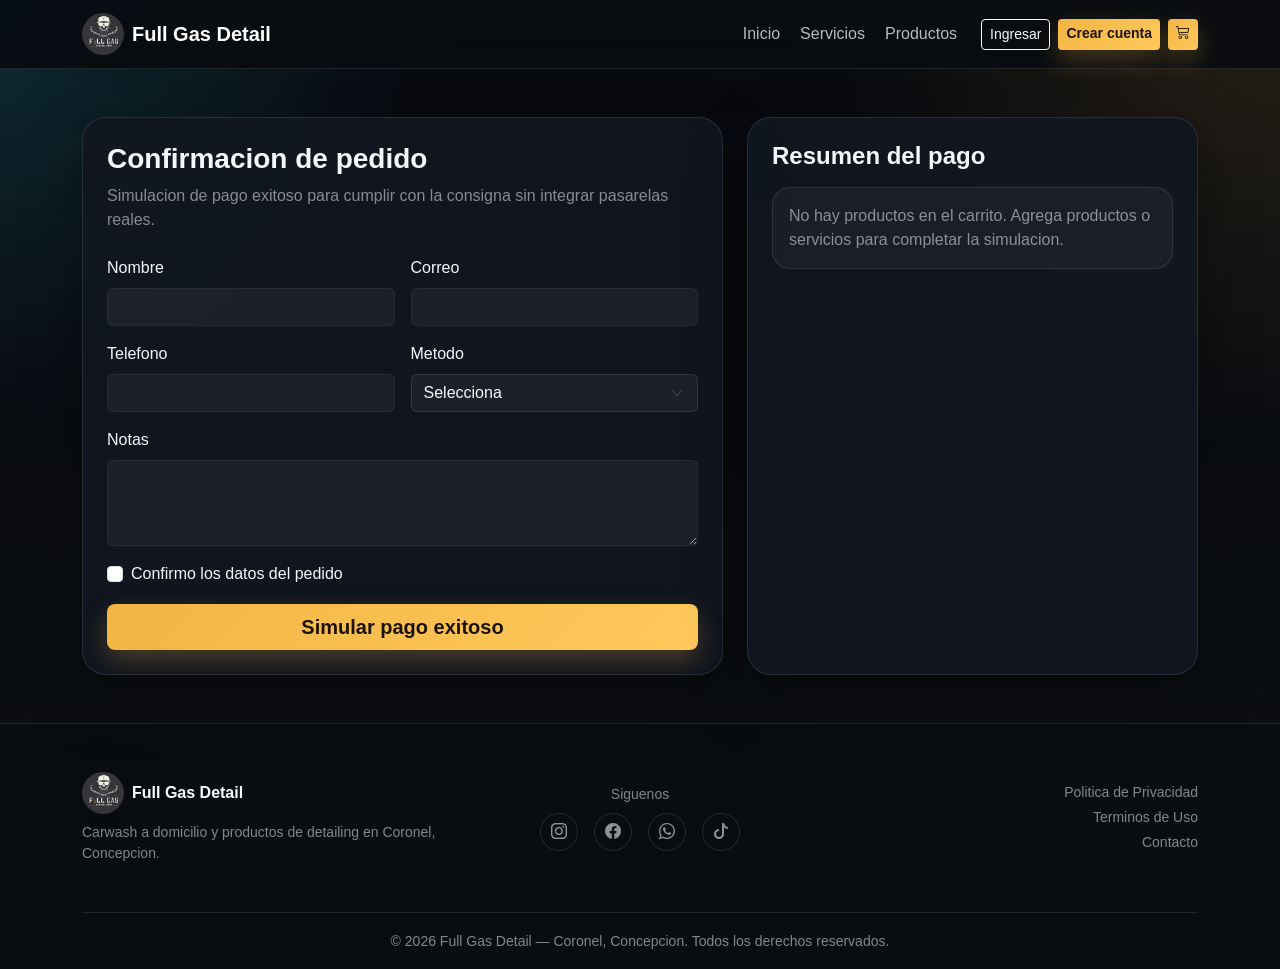
<file: checkout.html>
﻿<!doctype html>
<html lang="es">
<head>
  <meta charset="utf-8">
  <meta name="viewport" content="width=device-width, initial-scale=1">
  <title>Confirmacion | Full Gas Detail</title>
  <link href="https://cdn.jsdelivr.net/npm/bootstrap@5.3.3/dist/css/bootstrap.min.css" rel="stylesheet">
  <link rel="stylesheet" href="https://cdn.jsdelivr.net/npm/bootstrap-icons@1.11.3/font/bootstrap-icons.min.css">
  <link rel="stylesheet" href="css/styles.css">
  <script defer src="https://cdn.jsdelivr.net/npm/bootstrap@5.3.3/dist/js/bootstrap.bundle.min.js"></script>
  <script defer src="js/store.js"></script>
  <script defer src="js/app.js"></script>
</head>
<body data-page="checkout">
  <nav class="navbar navbar-expand-lg navbar-dark bg-shell sticky-top border-bottom border-white border-opacity-10">
    <div class="container">
      <a class="navbar-brand d-flex align-items-center gap-2 fw-semibold" href="index.html"><img src="assets/logo.jpg" alt="Full Gas Detail" class="brand-logo brand-logo-sm"><span>Full Gas Detail</span></a>
      <button class="navbar-toggler" type="button" data-bs-toggle="collapse" data-bs-target="#mainNav"><span class="navbar-toggler-icon"></span></button>
      <div class="collapse navbar-collapse" id="mainNav">
        <ul class="navbar-nav ms-auto gap-lg-1"><li class="nav-item"><a class="nav-link" href="index.html">Inicio</a></li><li class="nav-item"><a class="nav-link" href="services.html">Servicios</a></li><li class="nav-item"><a class="nav-link" href="products.html">Productos</a></li><li class="nav-item d-none" data-admin-only><a class="nav-link" href="admin.html">Admin</a></li></ul>
        <div class="d-flex gap-2 ms-lg-3 mt-3 mt-lg-0" data-nav-actions><a class="btn btn-outline-light btn-sm" href="login.html">Ingresar</a><a class="btn btn-brand btn-sm" href="register.html">Crear cuenta</a><a class="btn btn-brand btn-sm nav-icon-btn" href="cart.html" aria-label="Ver carrito"><i class="bi bi-cart3"></i></a></div>
      </div>
    </div>
  </nav>
  <main class="py-5">
    <div class="container">
      <div class="row g-4">
        <div class="col-12 col-lg-7">
          <div class="panel-card h-100">
            <h1 class="h3 fw-bold">Confirmacion de pedido</h1>
            <p class="text-white-50">Simulacion de pago exitoso para cumplir con la consigna sin integrar pasarelas reales.</p>
            <form class="needs-validation mt-4" novalidate data-checkout-form>
              <div class="row g-3">
                <div class="col-12 col-md-6"><label class="form-label" for="checkoutName">Nombre</label><input class="form-control" id="checkoutName" name="name" required></div>
                <div class="col-12 col-md-6"><label class="form-label" for="checkoutEmail">Correo</label><input class="form-control" id="checkoutEmail" name="email" type="email" required></div>
                <div class="col-12 col-md-6"><label class="form-label" for="checkoutPhone">Telefono</label><input class="form-control" id="checkoutPhone" name="phone" pattern="[0-9]{9}" required></div>
                <div class="col-12 col-md-6"><label class="form-label" for="checkoutMethod">Metodo</label><select class="form-select" id="checkoutMethod" name="method" required><option value="">Selecciona</option><option>Transferencia simulada</option><option>Pago en entrega</option><option>Tarjeta simulada</option></select></div>
                <div class="col-12"><label class="form-label" for="checkoutNotes">Notas</label><textarea class="form-control" id="checkoutNotes" name="notes" rows="3"></textarea></div>
                <div class="col-12"><div class="form-check"><input class="form-check-input" type="checkbox" id="invoice" required><label class="form-check-label" for="invoice">Confirmo los datos del pedido</label><div class="invalid-feedback">Debes confirmar los datos.</div></div></div>
                <div class="col-12 d-grid"><button class="btn btn-brand btn-lg" type="submit">Simular pago exitoso</button></div>
              </div>
            </form>
          </div>
        </div>
        <div class="col-12 col-lg-5">
          <div class="panel-card h-100">
            <h2 class="h4 fw-bold">Resumen del pago</h2>
            <div class="summary-box mt-3" id="checkoutSummary"></div>
            <div class="success-box mt-4 d-none" id="checkoutSuccess">
              <strong>Pago realizado con exito.</strong>
              <p class="mb-0 mt-2">La simulacion queda registrada para la presentacion de la actividad.</p>
            </div>
          </div>
        </div>
      </div>
    </div>
  </main>
  <footer class="site-footer border-top border-white border-opacity-10">
    <div class="container">
      <div class="row align-items-center g-4 py-5">
        <div class="col-12 col-md-4">
          <a class="d-flex align-items-center gap-2 fw-semibold text-white text-decoration-none mb-2" href="index.html">
            <img src="assets/logo.jpg" alt="Full Gas Detail" class="brand-logo brand-logo-sm">
            <span>Full Gas Detail</span>
          </a>
          <p class="text-white-50 small mb-0">Carwash a domicilio y productos de detailing en Coronel, Concepcion.</p>
        </div>
        <div class="col-12 col-md-4 text-md-center">
          <p class="text-white-50 small mb-2">Siguenos</p>
          <div class="d-flex gap-3 justify-content-md-center">
            <a href="#" class="footer-social" aria-label="Instagram"><i class="bi bi-instagram"></i></a>
            <a href="#" class="footer-social" aria-label="Facebook"><i class="bi bi-facebook"></i></a>
            <a href="#" class="footer-social" aria-label="WhatsApp"><i class="bi bi-whatsapp"></i></a>
            <a href="#" class="footer-social" aria-label="TikTok"><i class="bi bi-tiktok"></i></a>
          </div>
        </div>
        <div class="col-12 col-md-4 text-md-end">
          <div class="d-flex flex-column gap-1 align-items-md-end">
            <a href="#" class="text-white-50 small footer-link">Politica de Privacidad</a>
            <a href="#" class="text-white-50 small footer-link">Terminos de Uso</a>
            <a href="#" class="text-white-50 small footer-link">Contacto</a>
          </div>
        </div>
      </div>
      <div class="border-top border-white border-opacity-10 py-3 text-center">
        <span class="text-white-50 small">&copy; 2026 Full Gas Detail &mdash; Coronel, Concepcion. Todos los derechos reservados.</span>
      </div>
    </div>
  </footer>
</body>
</html>
</file>
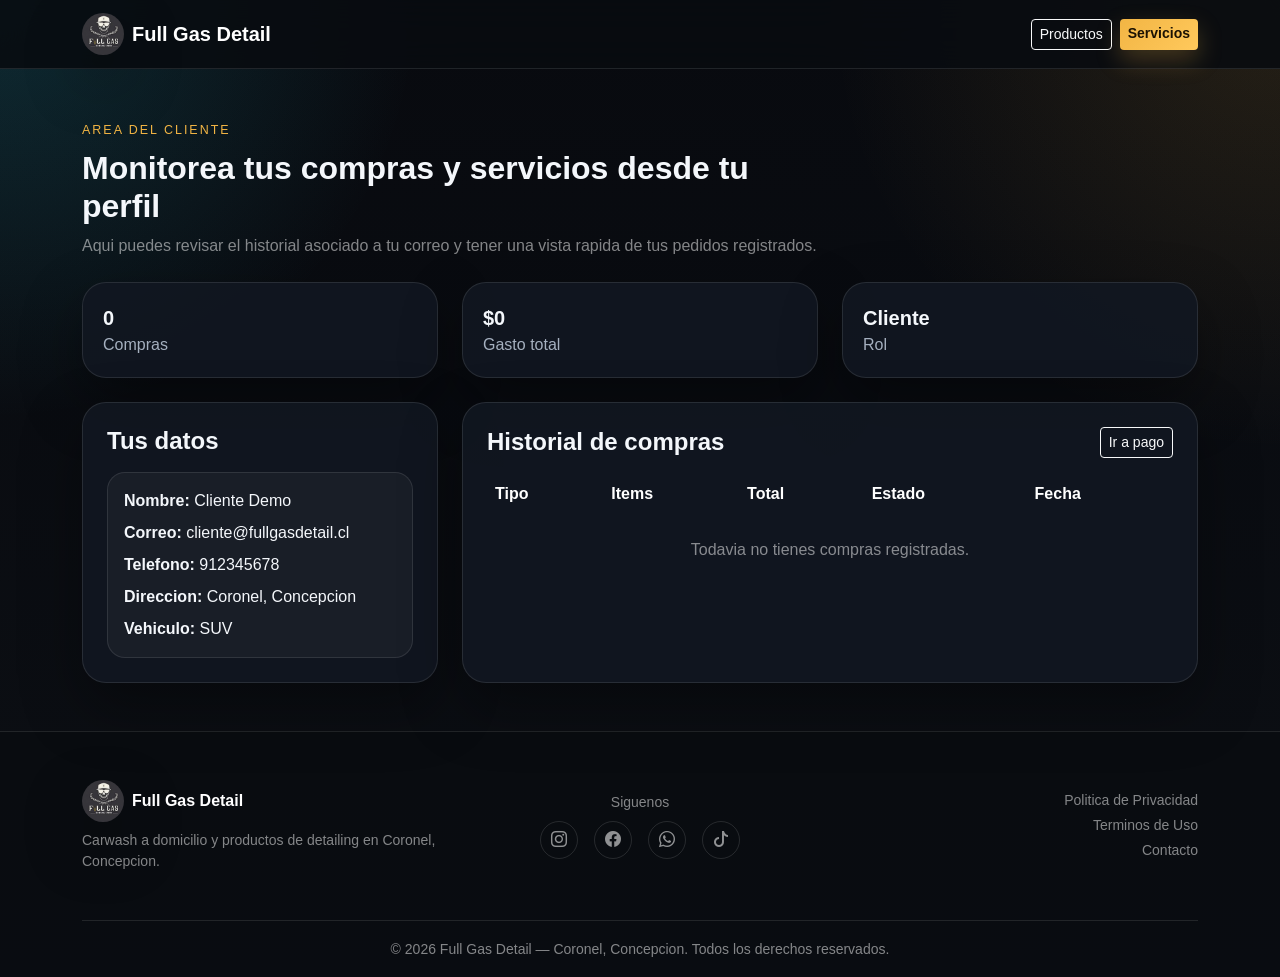
<file: client-dashboard.html>
﻿<!doctype html>
<html lang="es">
<head>
  <meta charset="utf-8">
  <meta name="viewport" content="width=device-width, initial-scale=1">
  <title>Mis compras | Full Gas Detail</title>
  <link href="https://cdn.jsdelivr.net/npm/bootstrap@5.3.3/dist/css/bootstrap.min.css" rel="stylesheet">
  <link rel="stylesheet" href="https://cdn.jsdelivr.net/npm/bootstrap-icons@1.11.3/font/bootstrap-icons.min.css">
  <link rel="stylesheet" href="css/styles.css">
  <script defer src="https://cdn.jsdelivr.net/npm/bootstrap@5.3.3/dist/js/bootstrap.bundle.min.js"></script>
  <script defer src="js/formularios.js"></script>
  <script defer src="js/store.js"></script>
  <script defer src="js/dashboard.js"></script>
</head>
<body data-page="client-dashboard">
  <nav class="navbar navbar-expand-lg navbar-dark bg-shell sticky-top border-bottom border-white border-opacity-10">
    <div class="container">
      <a class="navbar-brand d-flex align-items-center gap-2 fw-semibold" href="index.html">
        <img src="assets/logo.jpg" alt="Full Gas Detail" class="brand-logo brand-logo-sm">
        <span>Full Gas Detail</span>
      </a>
      <div class="ms-auto d-flex gap-2">
        <a class="btn btn-outline-light btn-sm" href="products.html">Productos</a>
        <a class="btn btn-brand btn-sm" href="services.html">Servicios</a>
      </div>
    </div>
  </nav>

  <main class="py-5">
    <div class="container">
      <div class="row align-items-end g-3 mb-4">
        <div class="col-12 col-lg-8">
          <span class="eyebrow">Area del cliente</span>
          <h1 class="h2 fw-bold mt-2">Monitorea tus compras y servicios desde tu perfil</h1>
          <p class="text-white-50 mb-0">Aqui puedes revisar el historial asociado a tu correo y tener una vista rapida de tus pedidos registrados.</p>
        </div>
      </div>

      <div class="row g-4 mb-4" id="clientStats"></div>

      <div class="row g-4">
        <div class="col-12 col-lg-4">
          <div class="panel-card h-100">
            <h2 class="h4 fw-bold">Tus datos</h2>
            <div class="session-box mt-3" id="clientSummary"></div>
          </div>
        </div>
        <div class="col-12 col-lg-8">
          <div class="panel-card h-100">
            <div class="d-flex justify-content-between align-items-center flex-wrap gap-2">
              <h2 class="h4 fw-bold mb-0">Historial de compras</h2>
              <a class="btn btn-outline-light btn-sm" href="checkout.html">Ir a pago</a>
            </div>
            <div class="table-responsive mt-3">
              <table class="table table-dark table-borderless align-middle">
                <thead>
                  <tr>
                    <th>Tipo</th>
                    <th>Items</th>
                    <th>Total</th>
                    <th>Estado</th>
                    <th>Fecha</th>
                  </tr>
                </thead>
                <tbody id="clientOrdersTableBody"></tbody>
              </table>
            </div>
          </div>
        </div>
      </div>
    </div>
  </main>
  <footer class="site-footer border-top border-white border-opacity-10">
    <div class="container">
      <div class="row align-items-center g-4 py-5">
        <div class="col-12 col-md-4">
          <a class="d-flex align-items-center gap-2 fw-semibold text-white text-decoration-none mb-2" href="index.html">
            <img src="assets/logo.jpg" alt="Full Gas Detail" class="brand-logo brand-logo-sm">
            <span>Full Gas Detail</span>
          </a>
          <p class="text-white-50 small mb-0">Carwash a domicilio y productos de detailing en Coronel, Concepcion.</p>
        </div>
        <div class="col-12 col-md-4 text-md-center">
          <p class="text-white-50 small mb-2">Siguenos</p>
          <div class="d-flex gap-3 justify-content-md-center">
            <a href="#" class="footer-social" aria-label="Instagram"><i class="bi bi-instagram"></i></a>
            <a href="#" class="footer-social" aria-label="Facebook"><i class="bi bi-facebook"></i></a>
            <a href="#" class="footer-social" aria-label="WhatsApp"><i class="bi bi-whatsapp"></i></a>
            <a href="#" class="footer-social" aria-label="TikTok"><i class="bi bi-tiktok"></i></a>
          </div>
        </div>
        <div class="col-12 col-md-4 text-md-end">
          <div class="d-flex flex-column gap-1 align-items-md-end">
            <a href="#" class="text-white-50 small footer-link">Politica de Privacidad</a>
            <a href="#" class="text-white-50 small footer-link">Terminos de Uso</a>
            <a href="#" class="text-white-50 small footer-link">Contacto</a>
          </div>
        </div>
      </div>
      <div class="border-top border-white border-opacity-10 py-3 text-center">
        <span class="text-white-50 small">&copy; 2026 Full Gas Detail &mdash; Coronel, Concepcion. Todos los derechos reservados.</span>
      </div>
    </div>
  </footer>
</body>
</html>
</file>
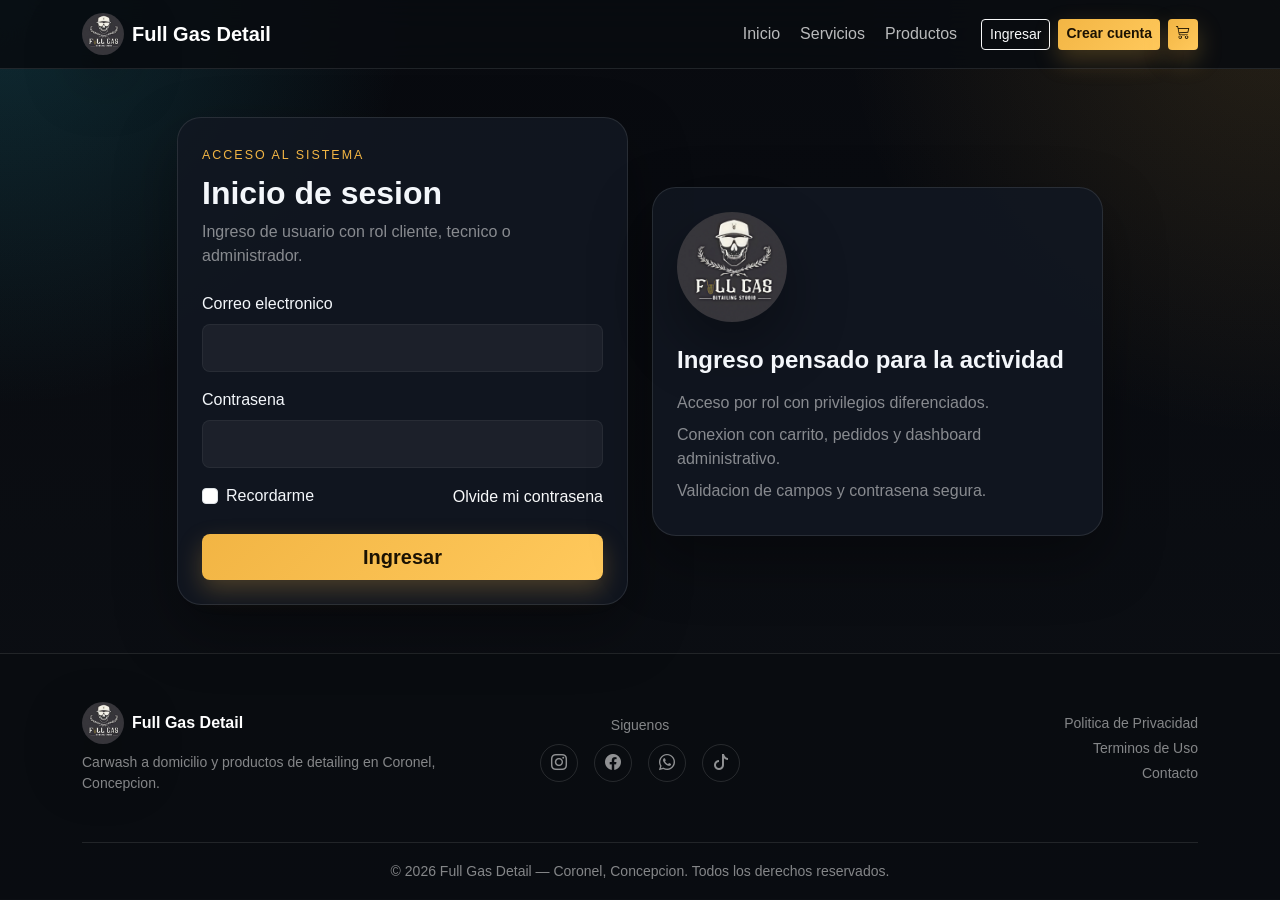
<file: login.html>
﻿<!doctype html>
<html lang="es">
<head>
  <meta charset="utf-8">
  <meta name="viewport" content="width=device-width, initial-scale=1">
  <title>Ingresar | Full Gas Detail</title>
  <link href="https://cdn.jsdelivr.net/npm/bootstrap@5.3.3/dist/css/bootstrap.min.css" rel="stylesheet">
  <link rel="stylesheet" href="https://cdn.jsdelivr.net/npm/bootstrap-icons@1.11.3/font/bootstrap-icons.min.css">
  <link rel="stylesheet" href="css/styles.css">
  <script defer src="https://cdn.jsdelivr.net/npm/bootstrap@5.3.3/dist/js/bootstrap.bundle.min.js"></script>
  <script defer src="js/formularios.js"></script>
  <script defer src="js/login.js"></script>
  <script defer src="js/app.js"></script>
</head>
<body data-page="login">
  <nav class="navbar navbar-expand-lg navbar-dark bg-shell sticky-top border-bottom border-white border-opacity-10">
    <div class="container">
      <a class="navbar-brand d-flex align-items-center gap-2 fw-semibold" href="index.html"><img src="assets/logo.jpg" alt="Full Gas Detail" class="brand-logo brand-logo-sm"><span>Full Gas Detail</span></a>
      <button class="navbar-toggler" type="button" data-bs-toggle="collapse" data-bs-target="#mainNav"><span class="navbar-toggler-icon"></span></button>
      <div class="collapse navbar-collapse" id="mainNav">
        <ul class="navbar-nav ms-auto gap-lg-1"><li class="nav-item"><a class="nav-link" href="index.html">Inicio</a></li><li class="nav-item"><a class="nav-link" href="services.html">Servicios</a></li><li class="nav-item"><a class="nav-link" href="products.html">Productos</a></li><li class="nav-item d-none" data-admin-only><a class="nav-link" href="admin.html">Admin</a></li></ul>
        <div class="d-flex gap-2 ms-lg-3 mt-3 mt-lg-0" data-nav-actions><a class="btn btn-outline-light btn-sm" href="login.html">Ingresar</a><a class="btn btn-brand btn-sm" href="register.html">Crear cuenta</a><a class="btn btn-brand btn-sm nav-icon-btn" href="cart.html" aria-label="Ver carrito"><i class="bi bi-cart3"></i></a></div>
      </div>
    </div>
  </nav>
  <main class="auth-section py-5">
    <div class="container">
      <div class="row justify-content-center g-4 align-items-center">
        <div class="col-12 col-lg-5">
          <div class="panel-card h-100">
            <span class="eyebrow">Acceso al sistema</span>
            <h1 class="h2 fw-bold mt-2">Inicio de sesion</h1>
            <p class="text-white-50">Ingreso de usuario con rol cliente, tecnico o administrador.</p>
            <form class="needs-validation mt-4" novalidate data-login-form>
              <div class="mb-3"><label class="form-label" for="loginEmail">Correo electronico</label><input class="form-control form-control-lg" id="loginEmail" name="email" type="email" required><div class="invalid-feedback">Ingresa un correo valido.</div></div>
              <div class="mb-3"><label class="form-label" for="loginPassword">Contrasena</label><input class="form-control form-control-lg" id="loginPassword" name="password" type="password" minlength="8" required><div class="invalid-feedback">Ingresa tu contrasena.</div></div>
              <div class="d-flex justify-content-between align-items-center mb-4"><div class="form-check"><input class="form-check-input" type="checkbox" id="rememberMe"><label class="form-check-label" for="rememberMe">Recordarme</label></div><a class="link-light text-decoration-none" href="recover.html">Olvide mi contrasena</a></div>
              <button class="btn btn-brand btn-lg w-100" type="submit">Ingresar</button>
            </form>
          </div>
        </div>
        <div class="col-12 col-lg-5">
          <div class="info-card h-100">
            <img src="assets/logo.jpg" alt="Logo" class="brand-logo brand-logo-md mb-4">
            <h2 class="h4 fw-bold">Ingreso pensado para la actividad</h2>
            <ul class="list-unstyled mt-3 mb-0 text-white-50">
              <li class="mb-2">Acceso por rol con privilegios diferenciados.</li>
              <li class="mb-2">Conexion con carrito, pedidos y dashboard administrativo.</li>
              <li class="mb-2">Validacion de campos y contrasena segura.</li>
            </ul>
          </div>
        </div>
      </div>
    </div>
  </main>
  <footer class="site-footer border-top border-white border-opacity-10">
    <div class="container">
      <div class="row align-items-center g-4 py-5">
        <div class="col-12 col-md-4">
          <a class="d-flex align-items-center gap-2 fw-semibold text-white text-decoration-none mb-2" href="index.html">
            <img src="assets/logo.jpg" alt="Full Gas Detail" class="brand-logo brand-logo-sm">
            <span>Full Gas Detail</span>
          </a>
          <p class="text-white-50 small mb-0">Carwash a domicilio y productos de detailing en Coronel, Concepcion.</p>
        </div>
        <div class="col-12 col-md-4 text-md-center">
          <p class="text-white-50 small mb-2">Siguenos</p>
          <div class="d-flex gap-3 justify-content-md-center">
            <a href="#" class="footer-social" aria-label="Instagram"><i class="bi bi-instagram"></i></a>
            <a href="#" class="footer-social" aria-label="Facebook"><i class="bi bi-facebook"></i></a>
            <a href="#" class="footer-social" aria-label="WhatsApp"><i class="bi bi-whatsapp"></i></a>
            <a href="#" class="footer-social" aria-label="TikTok"><i class="bi bi-tiktok"></i></a>
          </div>
        </div>
        <div class="col-12 col-md-4 text-md-end">
          <div class="d-flex flex-column gap-1 align-items-md-end">
            <a href="#" class="text-white-50 small footer-link">Politica de Privacidad</a>
            <a href="#" class="text-white-50 small footer-link">Terminos de Uso</a>
            <a href="#" class="text-white-50 small footer-link">Contacto</a>
          </div>
        </div>
      </div>
      <div class="border-top border-white border-opacity-10 py-3 text-center">
        <span class="text-white-50 small">&copy; 2026 Full Gas Detail &mdash; Coronel, Concepcion. Todos los derechos reservados.</span>
      </div>
    </div>
  </footer>
</body>
</html>
</file>
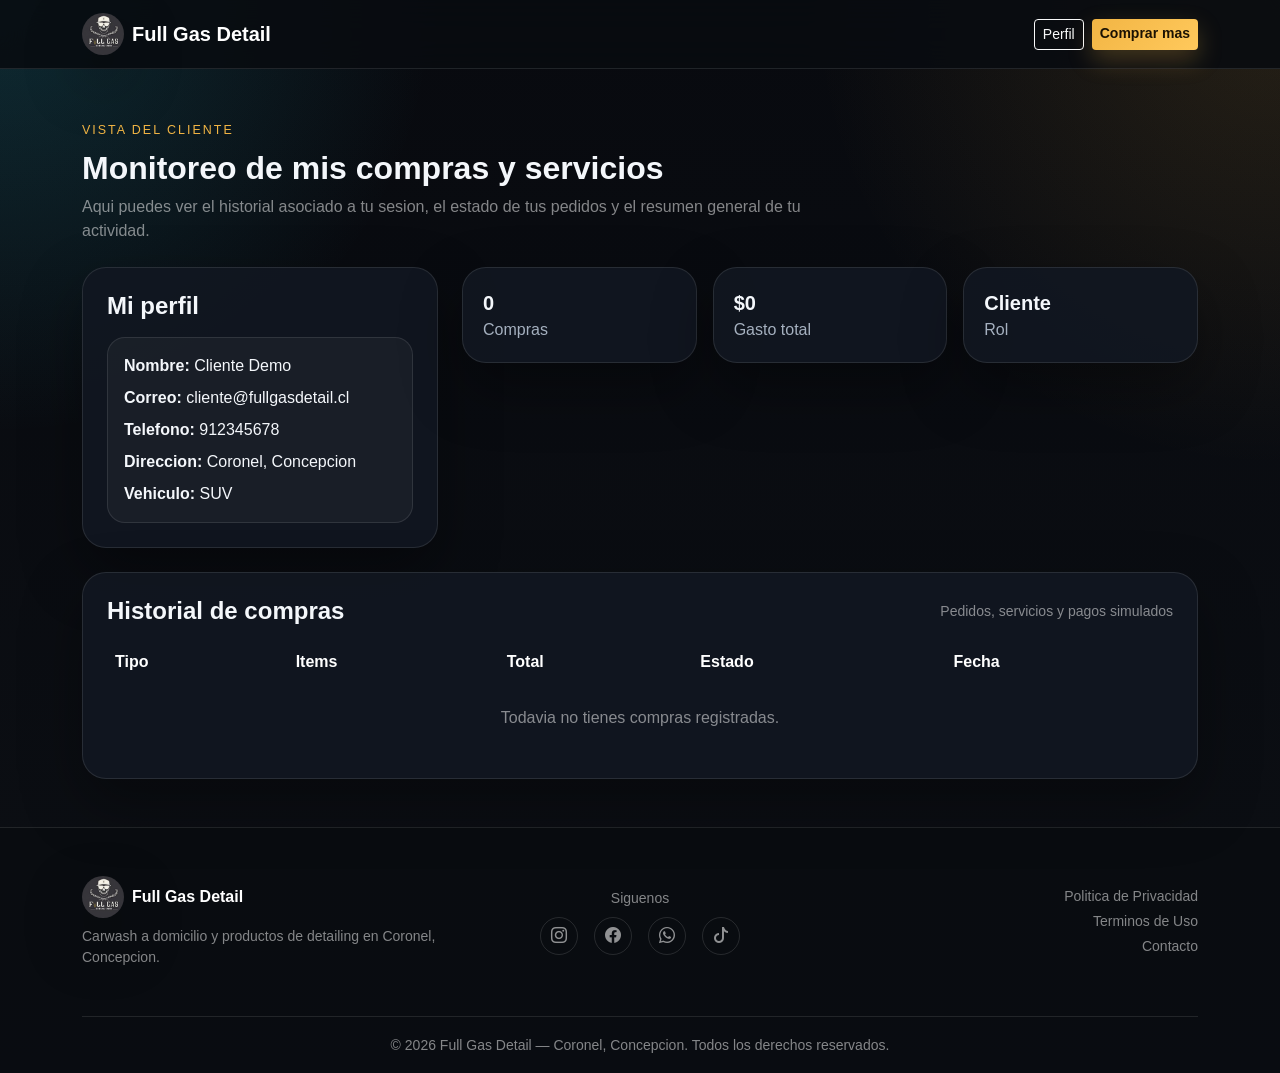
<file: mis-compras.html>
﻿<!doctype html>
<html lang="es">
<head>
  <meta charset="utf-8">
  <meta name="viewport" content="width=device-width, initial-scale=1">
  <title>Mis compras | Full Gas Detail</title>
  <link href="https://cdn.jsdelivr.net/npm/bootstrap@5.3.3/dist/css/bootstrap.min.css" rel="stylesheet">
  <link rel="stylesheet" href="https://cdn.jsdelivr.net/npm/bootstrap-icons@1.11.3/font/bootstrap-icons.min.css">
  <link rel="stylesheet" href="css/styles.css">
  <script defer src="https://cdn.jsdelivr.net/npm/bootstrap@5.3.3/dist/js/bootstrap.bundle.min.js"></script>
  <script defer src="js/formularios.js"></script>
  <script defer src="js/store.js"></script>
  <script defer src="js/dashboard.js"></script>
</head>
<body data-page="client-dashboard">
  <nav class="navbar navbar-expand-lg navbar-dark bg-shell sticky-top border-bottom border-white border-opacity-10">
    <div class="container">
      <a class="navbar-brand d-flex align-items-center gap-2 fw-semibold" href="index.html">
        <img src="assets/logo.jpg" alt="Full Gas Detail" class="brand-logo brand-logo-sm">
        <span>Full Gas Detail</span>
      </a>
      <div class="ms-auto d-flex gap-2">
        <a class="btn btn-outline-light btn-sm" href="profile.html">Perfil</a>
        <a class="btn btn-brand btn-sm" href="products.html">Comprar mas</a>
      </div>
    </div>
  </nav>

  <main class="py-5">
    <div class="container">
      <div class="row align-items-end g-3 mb-4">
        <div class="col-12 col-lg-8">
          <span class="eyebrow">Vista del cliente</span>
          <h1 class="h2 fw-bold mt-2">Monitoreo de mis compras y servicios</h1>
          <p class="text-white-50 mb-0">Aqui puedes ver el historial asociado a tu sesion, el estado de tus pedidos y el resumen general de tu actividad.</p>
        </div>
      </div>

      <div class="row g-4">
        <div class="col-12 col-lg-4">
          <div class="panel-card h-100">
            <h2 class="h4 fw-bold">Mi perfil</h2>
            <div class="session-box mt-3" id="clientSummary"></div>
          </div>
        </div>
        <div class="col-12 col-lg-8">
          <div class="row g-3" id="clientStats"></div>
        </div>
      </div>

      <div class="row mt-4">
        <div class="col-12">
          <div class="panel-card">
            <div class="d-flex justify-content-between align-items-center mb-3">
              <h2 class="h4 fw-bold mb-0">Historial de compras</h2>
              <span class="text-white-50 small">Pedidos, servicios y pagos simulados</span>
            </div>
            <div class="table-responsive">
              <table class="table table-dark table-borderless align-middle mb-0">
                <thead><tr><th>Tipo</th><th>Items</th><th>Total</th><th>Estado</th><th>Fecha</th></tr></thead>
                <tbody id="clientOrdersTableBody"></tbody>
              </table>
            </div>
          </div>
        </div>
      </div>
    </div>
  </main>
  <footer class="site-footer border-top border-white border-opacity-10">
    <div class="container">
      <div class="row align-items-center g-4 py-5">
        <div class="col-12 col-md-4">
          <a class="d-flex align-items-center gap-2 fw-semibold text-white text-decoration-none mb-2" href="index.html">
            <img src="assets/logo.jpg" alt="Full Gas Detail" class="brand-logo brand-logo-sm">
            <span>Full Gas Detail</span>
          </a>
          <p class="text-white-50 small mb-0">Carwash a domicilio y productos de detailing en Coronel, Concepcion.</p>
        </div>
        <div class="col-12 col-md-4 text-md-center">
          <p class="text-white-50 small mb-2">Siguenos</p>
          <div class="d-flex gap-3 justify-content-md-center">
            <a href="#" class="footer-social" aria-label="Instagram"><i class="bi bi-instagram"></i></a>
            <a href="#" class="footer-social" aria-label="Facebook"><i class="bi bi-facebook"></i></a>
            <a href="#" class="footer-social" aria-label="WhatsApp"><i class="bi bi-whatsapp"></i></a>
            <a href="#" class="footer-social" aria-label="TikTok"><i class="bi bi-tiktok"></i></a>
          </div>
        </div>
        <div class="col-12 col-md-4 text-md-end">
          <div class="d-flex flex-column gap-1 align-items-md-end">
            <a href="#" class="text-white-50 small footer-link">Politica de Privacidad</a>
            <a href="#" class="text-white-50 small footer-link">Terminos de Uso</a>
            <a href="#" class="text-white-50 small footer-link">Contacto</a>
          </div>
        </div>
      </div>
      <div class="border-top border-white border-opacity-10 py-3 text-center">
        <span class="text-white-50 small">&copy; 2026 Full Gas Detail &mdash; Coronel, Concepcion. Todos los derechos reservados.</span>
      </div>
    </div>
  </footer>
</body>
</html>
</file>
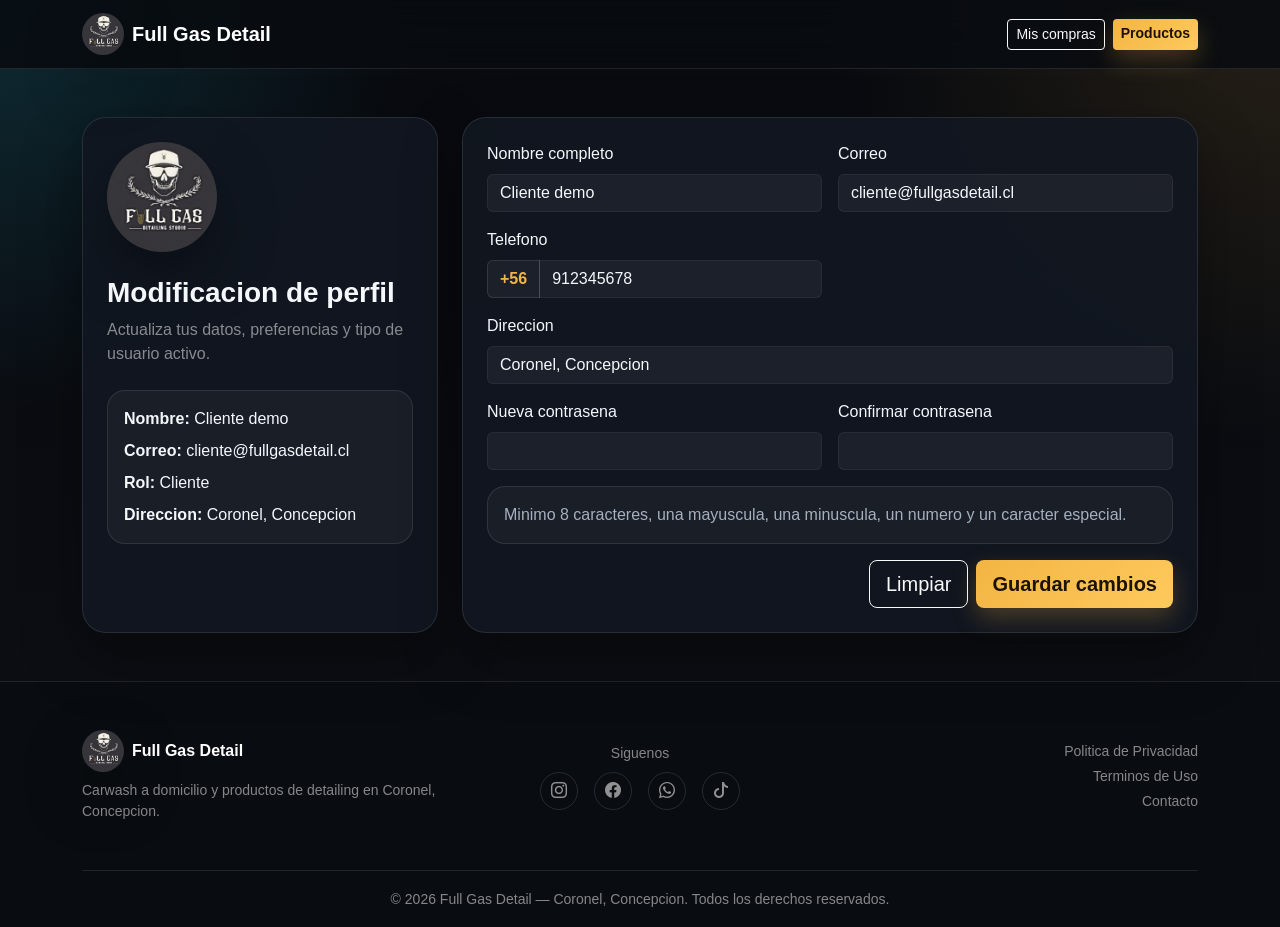
<file: profile.html>
﻿<!doctype html>
<html lang="es">
<head>
  <meta charset="utf-8">
  <meta name="viewport" content="width=device-width, initial-scale=1">
  <title>Perfil | Full Gas Detail</title>
  <link href="https://cdn.jsdelivr.net/npm/bootstrap@5.3.3/dist/css/bootstrap.min.css" rel="stylesheet">
  <link rel="stylesheet" href="https://cdn.jsdelivr.net/npm/bootstrap-icons@1.11.3/font/bootstrap-icons.min.css">
  <link rel="stylesheet" href="css/styles.css">
  <script defer src="https://cdn.jsdelivr.net/npm/bootstrap@5.3.3/dist/js/bootstrap.bundle.min.js"></script>
  <script defer src="js/formularios.js"></script>
  <script defer src="js/modificarPerfil.js"></script>
  <script defer src="js/app.js"></script>
</head>
<body data-page="profile">
  <nav class="navbar navbar-expand-lg navbar-dark bg-shell sticky-top border-bottom border-white border-opacity-10">
    <div class="container"><a class="navbar-brand d-flex align-items-center gap-2 fw-semibold" href="index.html"><img src="assets/logo.jpg" alt="Full Gas Detail" class="brand-logo brand-logo-sm"><span>Full Gas Detail</span></a><div class="ms-auto d-flex gap-2"><a class="btn btn-outline-light btn-sm" href="mis-compras.html">Mis compras</a><a class="btn btn-brand btn-sm" href="products.html">Productos</a></div></div>
  </nav>
  <main class="py-5">
    <div class="container">
      <div class="row g-4">
        <div class="col-12 col-lg-4">
          <div class="panel-card h-100">
            <img src="assets/logo.jpg" alt="Logo" class="brand-logo brand-logo-md mb-4">
            <h1 class="h3 fw-bold">Modificacion de perfil</h1>
            <p class="text-white-50">Actualiza tus datos, preferencias y tipo de usuario activo.</p>
            <div class="session-box mt-4" id="sessionSummary"></div>
          </div>
        </div>
        <div class="col-12 col-lg-8">
          <div class="panel-card">
            <form class="needs-validation" novalidate data-profile-form>
              <div class="row g-3">
                <div class="col-12 col-md-6"><label class="form-label" for="profileName">Nombre completo</label><input class="form-control" id="profileName" name="name" required minlength="4"><div class="invalid-feedback">Ingresa tu nombre completo.</div></div>
                <div class="col-12 col-md-6"><label class="form-label" for="profileEmail">Correo</label><input class="form-control" id="profileEmail" name="email" type="email" required><div class="invalid-feedback">Ingresa un correo valido.</div></div>
                <div class="col-12 col-md-6"><label class="form-label" for="profilePhone">Telefono</label><div class="input-group has-validation"><span class="input-group-text">+56</span><input class="form-control" id="profilePhone" name="phone" type="tel" pattern="[0-9]{9}" inputmode="numeric" required data-numeric-field><div class="invalid-feedback">Ingresa 9 digitos.</div></div></div>
                <div class="col-12"><label class="form-label" for="profileAddress">Direccion</label><input class="form-control" id="profileAddress" name="address" required minlength="6"><div class="invalid-feedback">Ingresa una direccion.</div></div>
                <div class="col-12 col-md-6"><label class="form-label" for="profilePassword">Nueva contrasena</label><input class="form-control" id="profilePassword" name="password" type="password" minlength="8" maxlength="20" data-password-field><div class="invalid-feedback">La contrasena debe ser segura.</div></div>
                <div class="col-12 col-md-6"><label class="form-label" for="profileConfirm">Confirmar contrasena</label><input class="form-control" id="profileConfirm" name="confirmPassword" type="password" minlength="8" data-match="#profilePassword"><div class="invalid-feedback">Debe coincidir con la nueva contrasena.</div></div>
                <div class="col-12"><div class="password-rules" id="profilePasswordRules">Minimo 8 caracteres, una mayuscula, una minuscula, un numero y un caracter especial.</div></div>
                <div class="col-12 d-grid d-md-flex justify-content-md-end gap-2"><button class="btn btn-outline-light btn-lg" type="reset">Limpiar</button><button class="btn btn-brand btn-lg" type="submit">Guardar cambios</button></div>
              </div>
            </form>
          </div>
        </div>
      </div>
    </div>
  </main>
  <footer class="site-footer border-top border-white border-opacity-10">
    <div class="container">
      <div class="row align-items-center g-4 py-5">
        <div class="col-12 col-md-4">
          <a class="d-flex align-items-center gap-2 fw-semibold text-white text-decoration-none mb-2" href="index.html">
            <img src="assets/logo.jpg" alt="Full Gas Detail" class="brand-logo brand-logo-sm">
            <span>Full Gas Detail</span>
          </a>
          <p class="text-white-50 small mb-0">Carwash a domicilio y productos de detailing en Coronel, Concepcion.</p>
        </div>
        <div class="col-12 col-md-4 text-md-center">
          <p class="text-white-50 small mb-2">Siguenos</p>
          <div class="d-flex gap-3 justify-content-md-center">
            <a href="#" class="footer-social" aria-label="Instagram"><i class="bi bi-instagram"></i></a>
            <a href="#" class="footer-social" aria-label="Facebook"><i class="bi bi-facebook"></i></a>
            <a href="#" class="footer-social" aria-label="WhatsApp"><i class="bi bi-whatsapp"></i></a>
            <a href="#" class="footer-social" aria-label="TikTok"><i class="bi bi-tiktok"></i></a>
          </div>
        </div>
        <div class="col-12 col-md-4 text-md-end">
          <div class="d-flex flex-column gap-1 align-items-md-end">
            <a href="#" class="text-white-50 small footer-link">Politica de Privacidad</a>
            <a href="#" class="text-white-50 small footer-link">Terminos de Uso</a>
            <a href="#" class="text-white-50 small footer-link">Contacto</a>
          </div>
        </div>
      </div>
      <div class="border-top border-white border-opacity-10 py-3 text-center">
        <span class="text-white-50 small">&copy; 2026 Full Gas Detail &mdash; Coronel, Concepcion. Todos los derechos reservados.</span>
      </div>
    </div>
  </footer>
</body>
</html>
</file>
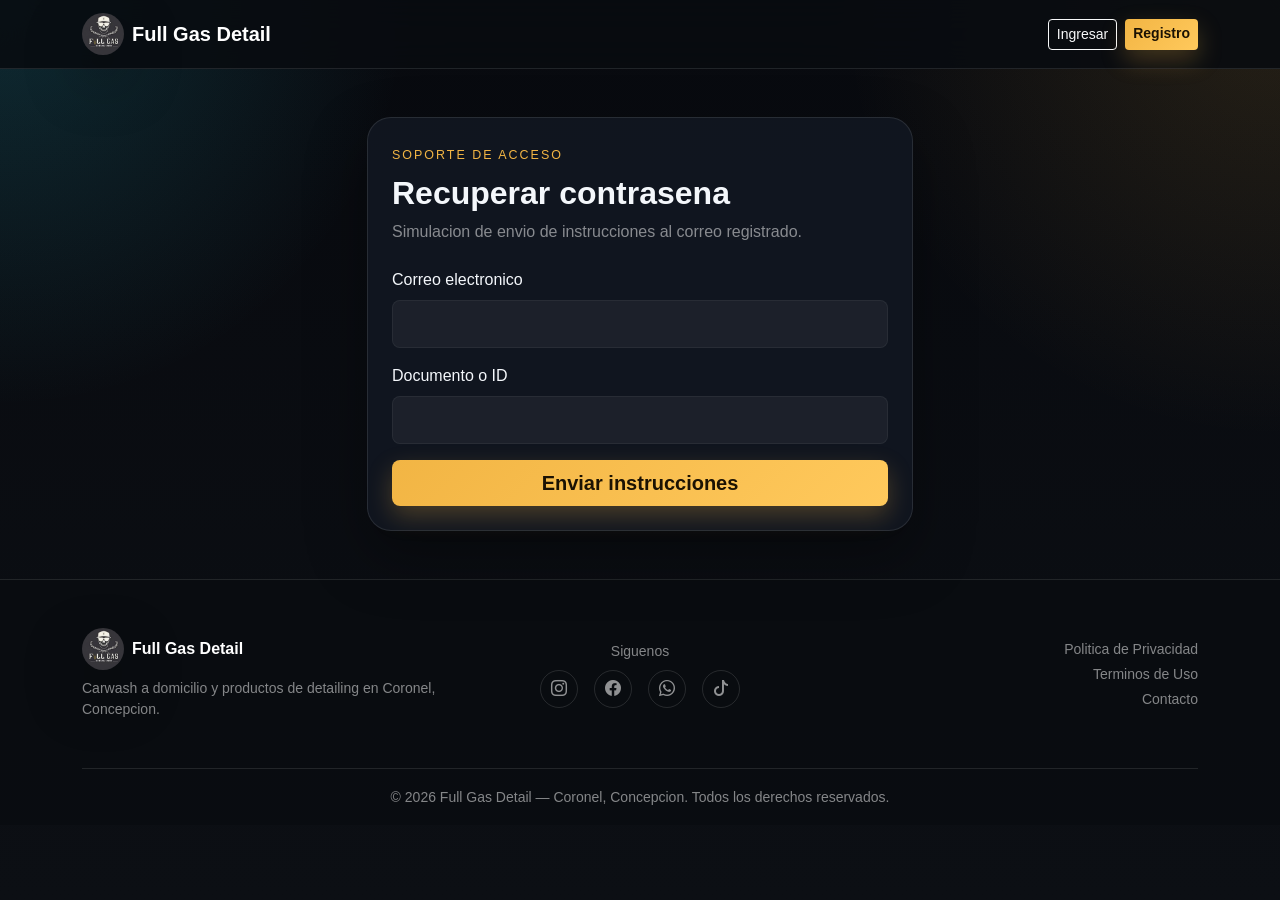
<file: recover.html>
﻿<!doctype html>
<html lang="es">
<head>
  <meta charset="utf-8">
  <meta name="viewport" content="width=device-width, initial-scale=1">
  <title>Recuperar contrasena | Full Gas Detail</title>
  <link href="https://cdn.jsdelivr.net/npm/bootstrap@5.3.3/dist/css/bootstrap.min.css" rel="stylesheet">
  <link rel="stylesheet" href="https://cdn.jsdelivr.net/npm/bootstrap-icons@1.11.3/font/bootstrap-icons.min.css">
  <link rel="stylesheet" href="css/styles.css">
  <script defer src="https://cdn.jsdelivr.net/npm/bootstrap@5.3.3/dist/js/bootstrap.bundle.min.js"></script>
  <script defer src="js/formularios.js"></script>
  <script defer src="js/recuperar.js"></script>
  <script defer src="js/app.js"></script>
</head>
<body data-page="recover">
  <nav class="navbar navbar-expand-lg navbar-dark bg-shell sticky-top border-bottom border-white border-opacity-10">
    <div class="container"><a class="navbar-brand d-flex align-items-center gap-2 fw-semibold" href="index.html"><img src="assets/logo.jpg" alt="Full Gas Detail" class="brand-logo brand-logo-sm"><span>Full Gas Detail</span></a><div class="ms-auto d-flex gap-2"><a class="btn btn-outline-light btn-sm" href="login.html">Ingresar</a><a class="btn btn-brand btn-sm" href="register.html">Registro</a></div></div>
  </nav>
  <main class="auth-section py-5">
    <div class="container">
      <div class="row justify-content-center">
        <div class="col-12 col-lg-7 col-xl-6">
          <div class="panel-card">
            <span class="eyebrow">Soporte de acceso</span>
            <h1 class="h2 fw-bold mt-2">Recuperar contrasena</h1>
            <p class="text-white-50">Simulacion de envio de instrucciones al correo registrado.</p>
            <form class="needs-validation mt-4" novalidate data-recover-form>
              <div class="mb-3"><label class="form-label" for="recoverEmail">Correo electronico</label><input class="form-control form-control-lg" id="recoverEmail" name="email" type="email" required><div class="invalid-feedback">Ingresa un correo valido.</div></div>
              <div class="mb-3"><label class="form-label" for="recoverDoc">Documento o ID</label><input class="form-control form-control-lg" id="recoverDoc" name="document" minlength="5" required><div class="invalid-feedback">Ingresa un identificador valido.</div></div>
              <button class="btn btn-brand btn-lg w-100" type="submit">Enviar instrucciones</button>
            </form>
          </div>
        </div>
      </div>
    </div>
  </main>
  <footer class="site-footer border-top border-white border-opacity-10">
    <div class="container">
      <div class="row align-items-center g-4 py-5">
        <div class="col-12 col-md-4">
          <a class="d-flex align-items-center gap-2 fw-semibold text-white text-decoration-none mb-2" href="index.html">
            <img src="assets/logo.jpg" alt="Full Gas Detail" class="brand-logo brand-logo-sm">
            <span>Full Gas Detail</span>
          </a>
          <p class="text-white-50 small mb-0">Carwash a domicilio y productos de detailing en Coronel, Concepcion.</p>
        </div>
        <div class="col-12 col-md-4 text-md-center">
          <p class="text-white-50 small mb-2">Siguenos</p>
          <div class="d-flex gap-3 justify-content-md-center">
            <a href="#" class="footer-social" aria-label="Instagram"><i class="bi bi-instagram"></i></a>
            <a href="#" class="footer-social" aria-label="Facebook"><i class="bi bi-facebook"></i></a>
            <a href="#" class="footer-social" aria-label="WhatsApp"><i class="bi bi-whatsapp"></i></a>
            <a href="#" class="footer-social" aria-label="TikTok"><i class="bi bi-tiktok"></i></a>
          </div>
        </div>
        <div class="col-12 col-md-4 text-md-end">
          <div class="d-flex flex-column gap-1 align-items-md-end">
            <a href="#" class="text-white-50 small footer-link">Politica de Privacidad</a>
            <a href="#" class="text-white-50 small footer-link">Terminos de Uso</a>
            <a href="#" class="text-white-50 small footer-link">Contacto</a>
          </div>
        </div>
      </div>
      <div class="border-top border-white border-opacity-10 py-3 text-center">
        <span class="text-white-50 small">&copy; 2026 Full Gas Detail &mdash; Coronel, Concepcion. Todos los derechos reservados.</span>
      </div>
    </div>
  </footer>
</body>
</html>
</file>
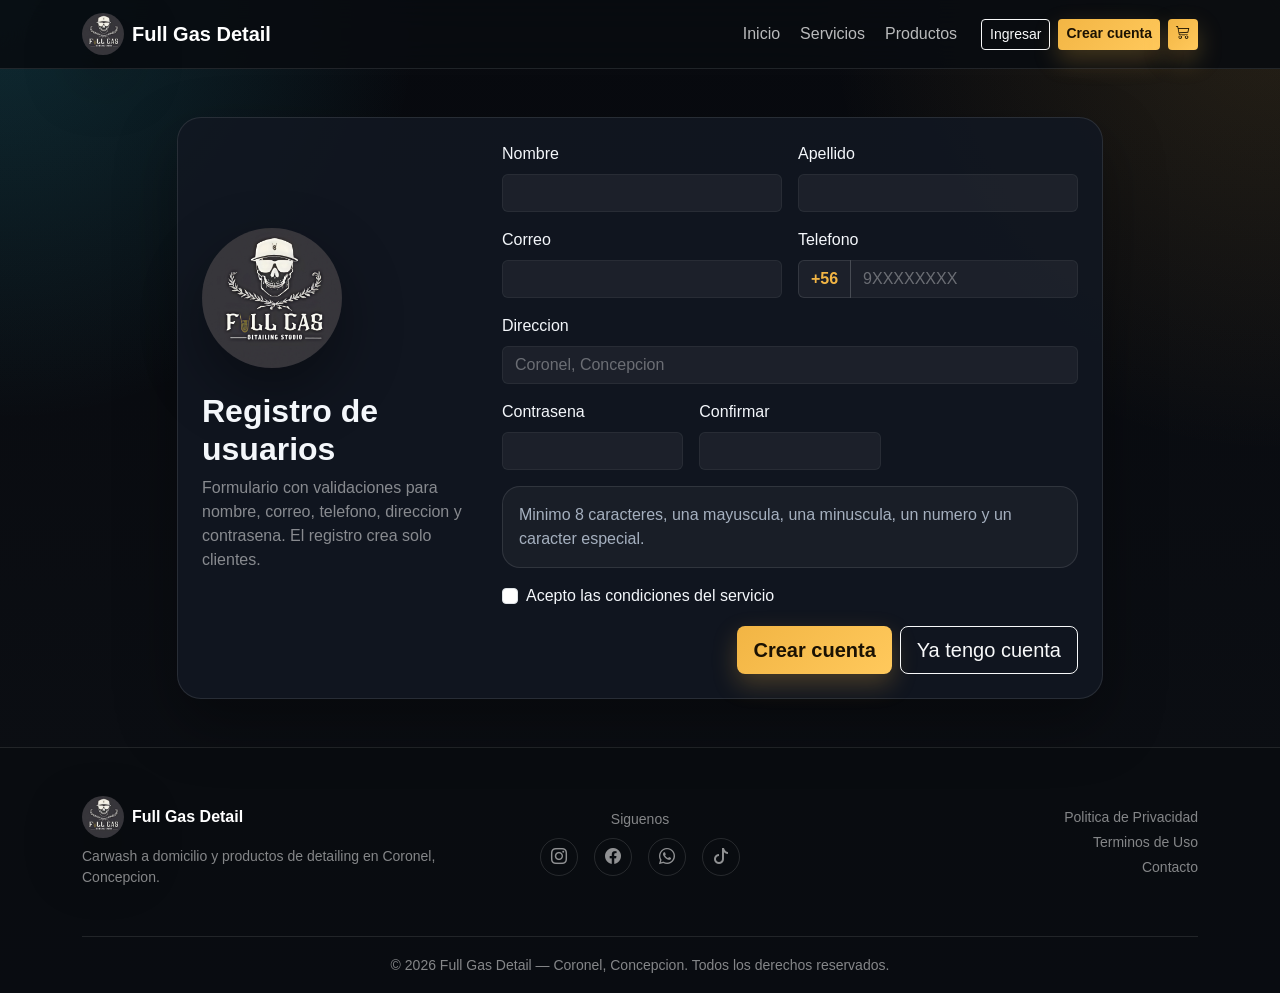
<file: register.html>
﻿<!doctype html>
<html lang="es">
<head>
  <meta charset="utf-8">
  <meta name="viewport" content="width=device-width, initial-scale=1">
  <title>Registro | Full Gas Detail</title>
  <link href="https://cdn.jsdelivr.net/npm/bootstrap@5.3.3/dist/css/bootstrap.min.css" rel="stylesheet">
  <link rel="stylesheet" href="https://cdn.jsdelivr.net/npm/bootstrap-icons@1.11.3/font/bootstrap-icons.min.css">
  <link rel="stylesheet" href="css/styles.css">
  <script defer src="https://cdn.jsdelivr.net/npm/bootstrap@5.3.3/dist/js/bootstrap.bundle.min.js"></script>
  <script defer src="js/formularios.js"></script>
  <script defer src="js/registrar.js"></script>
  <script defer src="js/app.js"></script>
</head>
<body data-page="register">
  <nav class="navbar navbar-expand-lg navbar-dark bg-shell sticky-top border-bottom border-white border-opacity-10">
    <div class="container"><a class="navbar-brand d-flex align-items-center gap-2 fw-semibold" href="index.html"><img src="assets/logo.jpg" alt="Full Gas Detail" class="brand-logo brand-logo-sm"><span>Full Gas Detail</span></a><button class="navbar-toggler" type="button" data-bs-toggle="collapse" data-bs-target="#mainNav"><span class="navbar-toggler-icon"></span></button><div class="collapse navbar-collapse" id="mainNav"><ul class="navbar-nav ms-auto gap-lg-1"><li class="nav-item"><a class="nav-link" href="index.html">Inicio</a></li><li class="nav-item"><a class="nav-link" href="services.html">Servicios</a></li><li class="nav-item"><a class="nav-link" href="products.html">Productos</a></li><li class="nav-item d-none" data-admin-only><a class="nav-link" href="admin.html">Admin</a></li></ul><div class="d-flex gap-2 ms-lg-3 mt-3 mt-lg-0" data-nav-actions><a class="btn btn-outline-light btn-sm" href="login.html">Ingresar</a><a class="btn btn-brand btn-sm" href="register.html">Crear cuenta</a><a class="btn btn-brand btn-sm nav-icon-btn" href="cart.html" aria-label="Ver carrito"><i class="bi bi-cart3"></i></a></div></div></div>
  </nav>
  <main class="auth-section py-5">
    <div class="container">
      <div class="row justify-content-center g-4">
        <div class="col-12 col-xl-10">
          <div class="panel-card">
            <div class="row g-4 align-items-center">
              <div class="col-12 col-lg-4">
                <img src="assets/logo.jpg" alt="Full Gas Detail" class="brand-logo brand-logo-lg mb-4">
                <h1 class="h2 fw-bold">Registro de usuarios</h1>
                <p class="text-white-50">Formulario con validaciones para nombre, correo, telefono, direccion y contrasena. El registro crea solo clientes.</p>
              </div>
              <div class="col-12 col-lg-8">
                <form class="needs-validation" novalidate data-register-form>
                  <div class="row g-3">
                    <div class="col-12 col-md-6"><label class="form-label" for="firstName">Nombre</label><input class="form-control" id="firstName" name="firstName" required minlength="2" pattern="[A-Za-zÁÉÍÓÚáéíóúÑñ ]+" title="Solo letras" data-alpha-field><div class="invalid-feedback">Ingresa tu nombre usando solo letras.</div></div>
                    <div class="col-12 col-md-6"><label class="form-label" for="lastName">Apellido</label><input class="form-control" id="lastName" name="lastName" required minlength="2" pattern="[A-Za-zÁÉÍÓÚáéíóúÑñ ]+" title="Solo letras" data-alpha-field><div class="invalid-feedback">Ingresa tu apellido usando solo letras.</div></div>
                    <div class="col-12 col-md-6"><label class="form-label" for="registerEmail">Correo</label><input class="form-control" id="registerEmail" name="email" type="email" required><div class="invalid-feedback">Ingresa un correo valido.</div></div>
                    <div class="col-12 col-md-6"><label class="form-label" for="phone">Telefono</label><div class="input-group has-validation"><span class="input-group-text">+56</span><input class="form-control" id="phone" name="phone" type="tel" placeholder="9XXXXXXXX" pattern="[0-9]{9}" inputmode="numeric" required data-numeric-field><div class="invalid-feedback">Ingresa 9 digitos.</div></div></div>
                    <div class="col-12"><label class="form-label" for="address">Direccion</label><input class="form-control" id="address" name="address" placeholder="Coronel, Concepcion" minlength="6" required><div class="invalid-feedback">Ingresa una direccion.</div></div>
                    <div class="col-12 col-md-4"><label class="form-label" for="registerPassword">Contrasena</label><input class="form-control" id="registerPassword" name="password" type="password" minlength="8" maxlength="20" required data-password-field><div class="invalid-feedback">Usa una contrasena segura.</div></div>
                    <div class="col-12 col-md-4"><label class="form-label" for="confirmPassword">Confirmar</label><input class="form-control" id="confirmPassword" name="confirmPassword" type="password" minlength="8" required data-match="#registerPassword"><div class="invalid-feedback">Debe coincidir con la contrasena.</div></div>
                    <div class="col-12"><div class="password-rules" id="passwordRules">Minimo 8 caracteres, una mayuscula, una minuscula, un numero y un caracter especial.</div></div>
                    <div class="col-12"><div class="form-check"><input class="form-check-input" type="checkbox" id="terms" required><label class="form-check-label" for="terms">Acepto las condiciones del servicio</label><div class="invalid-feedback">Debes aceptar las condiciones.</div></div></div>
                    <div class="col-12 d-grid d-md-flex gap-2 justify-content-md-end"><button class="btn btn-brand btn-lg" type="submit">Crear cuenta</button><a class="btn btn-outline-light btn-lg" href="login.html">Ya tengo cuenta</a></div>
                  </div>
                </form>
              </div>
            </div>
          </div>
        </div>
      </div>
    </div>
  </main>
  <footer class="site-footer border-top border-white border-opacity-10">
    <div class="container">
      <div class="row align-items-center g-4 py-5">
        <div class="col-12 col-md-4">
          <a class="d-flex align-items-center gap-2 fw-semibold text-white text-decoration-none mb-2" href="index.html">
            <img src="assets/logo.jpg" alt="Full Gas Detail" class="brand-logo brand-logo-sm">
            <span>Full Gas Detail</span>
          </a>
          <p class="text-white-50 small mb-0">Carwash a domicilio y productos de detailing en Coronel, Concepcion.</p>
        </div>
        <div class="col-12 col-md-4 text-md-center">
          <p class="text-white-50 small mb-2">Siguenos</p>
          <div class="d-flex gap-3 justify-content-md-center">
            <a href="#" class="footer-social" aria-label="Instagram"><i class="bi bi-instagram"></i></a>
            <a href="#" class="footer-social" aria-label="Facebook"><i class="bi bi-facebook"></i></a>
            <a href="#" class="footer-social" aria-label="WhatsApp"><i class="bi bi-whatsapp"></i></a>
            <a href="#" class="footer-social" aria-label="TikTok"><i class="bi bi-tiktok"></i></a>
          </div>
        </div>
        <div class="col-12 col-md-4 text-md-end">
          <div class="d-flex flex-column gap-1 align-items-md-end">
            <a href="#" class="text-white-50 small footer-link">Politica de Privacidad</a>
            <a href="#" class="text-white-50 small footer-link">Terminos de Uso</a>
            <a href="#" class="text-white-50 small footer-link">Contacto</a>
          </div>
        </div>
      </div>
      <div class="border-top border-white border-opacity-10 py-3 text-center">
        <span class="text-white-50 small">&copy; 2026 Full Gas Detail &mdash; Coronel, Concepcion. Todos los derechos reservados.</span>
      </div>
    </div>
  </footer>
</body>
</html>
</file>
<file: css/styles.css>
:root {
  --bg: #0c0f14;
  --bg-soft: #121722;
  --panel: rgba(18, 23, 34, 0.88);
  --line: rgba(255, 255, 255, 0.1);
  --text: #f4f7fb;
  --muted: #a5b0bf;
  --brand: #f2b544;
  --brand-2: #2cc2d8;
  --success: #47cf73;
  --shadow: 0 24px 60px rgba(0, 0, 0, 0.35);
}

html {
  scroll-behavior: smooth;
}

body {
  font-family: "Poppins", "Segoe UI", sans-serif;
  color: var(--text);
  background:
    radial-gradient(circle at top left, rgba(44, 194, 216, 0.18), transparent 26%),
    radial-gradient(circle at top right, rgba(242, 181, 68, 0.13), transparent 28%),
    linear-gradient(180deg, #080a0f 0%, #0c0f14 100%);
  min-height: 100vh;
}

a {
  text-decoration: none;
}

.bg-shell {
  background: rgba(9, 12, 17, 0.88);
  backdrop-filter: blur(18px);
}

.bg-shell-soft {
  background: rgba(255, 255, 255, 0.03);
}

.hero-section,
.auth-section {
  position: relative;
}

.hero-section::before {
  content: "";
  position: absolute;
  inset: 0;
  background: linear-gradient(135deg, rgba(255, 255, 255, 0.03), transparent 45%);
  pointer-events: none;
}

.eyebrow {
  display: inline-flex;
  align-items: center;
  gap: 0.5rem;
  text-transform: uppercase;
  letter-spacing: 0.16em;
  font-size: 0.78rem;
  color: var(--brand);
}

.btn-brand {
  background: linear-gradient(135deg, var(--brand), #ffc95c);
  color: #1b1203;
  border: none;
  font-weight: 700;
  box-shadow: 0 10px 25px rgba(242, 181, 68, 0.25);
}

.btn-brand:hover,
.btn-brand:focus {
  background: linear-gradient(135deg, #ffc95c, var(--brand));
  color: #1b1203;
}

.brand-logo {
  object-fit: contain;
  border-radius: 999px;
  box-shadow: var(--shadow);
}

.brand-logo-sm {
  width: 42px;
  height: 42px;
}

.brand-logo-md {
  width: 110px;
  height: 110px;
}

.brand-logo-lg {
  width: 140px;
  height: 140px;
}

.hero-logo {
  width: min(100%, 320px);
  height: auto;
  border-radius: 28px;
  padding: 18px;
  background: rgba(255, 255, 255, 0.04);
  border: 1px solid var(--line);
  box-shadow: var(--shadow);
}

.floating-logo {
  animation: floatY 5s ease-in-out infinite;
}

.hero-card {
  min-height: 380px;
  display: grid;
  place-items: center;
}

.floating-chip {
  position: absolute;
  padding: 0.7rem 1rem;
  border-radius: 999px;
  background: rgba(255, 255, 255, 0.08);
  border: 1px solid rgba(255, 255, 255, 0.12);
  color: var(--text);
  font-size: 0.88rem;
  backdrop-filter: blur(10px);
  animation: floatChip 6s ease-in-out infinite;
}

.chip-one { top: 8%; left: 3%; }
.chip-two { top: 20%; right: 0%; animation-delay: 0.8s; }
.chip-three { bottom: 14%; left: 12%; animation-delay: 1.5s; }

.stat-card,
.feature-card,
.role-card,
.service-card,
.panel-card,
.info-card {
  background: var(--panel);
  border: 1px solid var(--line);
  border-radius: 24px;
  box-shadow: var(--shadow);
}

.stat-card,
.feature-card,
.role-card,
.service-card {
  padding: 1.25rem;
}

.product-tile {
  overflow: hidden;
}

.product-image-wrap {
  border-radius: 18px;
  overflow: hidden;
  border: 1px solid rgba(255, 255, 255, 0.08);
  background: rgba(255, 255, 255, 0.03);
  aspect-ratio: 16 / 10;
}

.product-image {
  display: block;
  width: 100%;
  height: 100%;
  object-fit: cover;
}

.service-tile {
  overflow: hidden;
}

.service-image-wrap {
  border-radius: 18px;
  overflow: hidden;
  border: 1px solid rgba(255, 255, 255, 0.08);
  background: rgba(255, 255, 255, 0.03);
  aspect-ratio: 16 / 10;
}

.service-image {
  display: block;
  width: 100%;
  height: 100%;
  object-fit: cover;
}

.stat-card strong {
  display: block;
  font-size: 1.25rem;
}

.stat-card span,
.feature-card p,
.role-card p,
.service-card p,
.panel-card p,
.info-card p {
  color: var(--muted);
}

.panel-card,
.info-card {
  padding: 1.5rem;
}

.dashboard-shell {
  max-width: 100%;
}

.dashboard-layout {
  display: grid;
  grid-template-columns: 290px minmax(0, 1fr);
  gap: 1.5rem;
  align-items: start;
}

.dashboard-sidebar {
  position: sticky;
  top: 94px;
}

.dashboard-nav {
  display: grid;
  gap: 0.75rem;
}

.dashboard-nav-item {
  width: 100%;
  text-align: left;
  padding: 0.9rem 1rem;
  border-radius: 16px;
  border: 1px solid var(--line);
  background: rgba(255, 255, 255, 0.03);
  color: var(--text);
  font-weight: 600;
  transition: all 0.2s ease;
}

.dashboard-nav-item:hover,
.dashboard-nav-item.active {
  background: rgba(242, 181, 68, 0.14);
  border-color: rgba(242, 181, 68, 0.55);
  transform: translateX(2px);
}

.dashboard-content {
  min-width: 0;
}

.dashboard-pane {
  display: none;
}

.dashboard-pane.active {
  display: block;
}

.price-tag {
  display: inline-flex;
  padding: 0.35rem 0.75rem;
  border-radius: 999px;
  font-size: 0.85rem;
  background: rgba(44, 194, 216, 0.12);
  color: #8ce7f3;
}

.summary-box,
.session-box,
.success-box,
.password-rules {
  padding: 1rem;
  border-radius: 18px;
  background: rgba(255, 255, 255, 0.04);
  border: 1px solid var(--line);
}

.success-box {
  border-color: rgba(71, 207, 115, 0.4);
  background: rgba(71, 207, 115, 0.08);
}

.password-rules {
  color: var(--muted);
}

.form-control,
.form-select {
  background-color: rgba(255, 255, 255, 0.05);
  color: var(--text);
  border-color: var(--line);
}

.form-control:focus,
.form-select:focus {
  background-color: rgba(255, 255, 255, 0.07);
  color: var(--text);
  border-color: rgba(242, 181, 68, 0.75);
  box-shadow: 0 0 0 0.2rem rgba(242, 181, 68, 0.15);
}

.form-select option {
  background-color: #1a1f2e;
  color: #f4f7fb;
}

.form-control::placeholder {
  color: rgba(255, 255, 255, 0.35);
}

.input-group-text {
  background-color: rgba(255, 255, 255, 0.05);
  color: var(--brand);
  border-color: var(--line);
  font-weight: 600;
}

.table-dark {
  --bs-table-bg: transparent;
  --bs-table-striped-bg: rgba(255, 255, 255, 0.03);
}

.nav-link {
  color: rgba(255, 255, 255, 0.72) !important;
}

.nav-link.active,
.nav-link:hover {
  color: #fff !important;
}

.filter-btn.active {
  background: rgba(242, 181, 68, 0.17);
  color: #fff;
  border-color: rgba(242, 181, 68, 0.6);
}

.faq-accordion .accordion-item {
  border: 1px solid var(--line);
  border-radius: 18px;
  overflow: hidden;
  margin-bottom: 0.75rem;
}

.faq-accordion .accordion-button {
  background: rgba(255, 255, 255, 0.04);
  color: var(--text);
  font-weight: 600;
  box-shadow: none;
}

.faq-accordion .accordion-button:not(.collapsed) {
  background: rgba(242, 181, 68, 0.12);
  color: #fff;
}

.faq-accordion .accordion-button::after {
  filter: brightness(0) invert(1);
}

.faq-accordion .accordion-body {
  background: rgba(255, 255, 255, 0.02);
}

.cart-badge {
  position: absolute;
  top: -6px;
  right: -6px;
  min-width: 18px;
  height: 18px;
  padding: 0 4px;
  border-radius: 999px;
  background: var(--brand);
  color: #1b1203;
  font-size: 0.68rem;
  font-weight: 700;
  line-height: 18px;
  text-align: center;
  pointer-events: none;
}

.site-footer {
  background: rgba(9, 12, 17, 0.92);
}

.footer-social {
  display: inline-flex;
  align-items: center;
  justify-content: center;
  width: 38px;
  height: 38px;
  border-radius: 999px;
  border: 1px solid rgba(255, 255, 255, 0.12);
  color: rgba(255, 255, 255, 0.55);
  font-size: 1rem;
  transition: all 0.2s ease;
}

.footer-social:hover {
  border-color: var(--brand);
  color: var(--brand);
  background: rgba(242, 181, 68, 0.1);
}

.footer-link {
  transition: color 0.15s ease;
  text-decoration: none;
}

.footer-link:hover {
  color: var(--brand) !important;
}

.toast-message {
  position: fixed;
  right: 1rem;
  bottom: 1rem;
  z-index: 1080;
  min-width: 260px;
  padding: 0.95rem 1rem;
  border-radius: 16px;
  background: rgba(15, 19, 28, 0.96);
  border: 1px solid var(--line);
  box-shadow: var(--shadow);
}

@keyframes floatY {
  0%, 100% { transform: translateY(0); }
  50% { transform: translateY(-14px); }
}

@keyframes floatChip {
  0%, 100% { transform: translateY(0); }
  50% { transform: translateY(-8px); }
}

@media (max-width: 991.98px) {
  .dashboard-layout {
    grid-template-columns: 1fr;
  }

  .dashboard-sidebar {
    position: static;
  }

  .hero-card {
    min-height: 300px;
  }
}

@media (max-width: 575.98px) {
  .panel-card,
  .info-card {
    padding: 1.15rem;
  }

  .hero-card {
    min-height: 260px;
  }

  .floating-chip {
    font-size: 0.76rem;
    padding: 0.55rem 0.8rem;
  }
}
</file>
